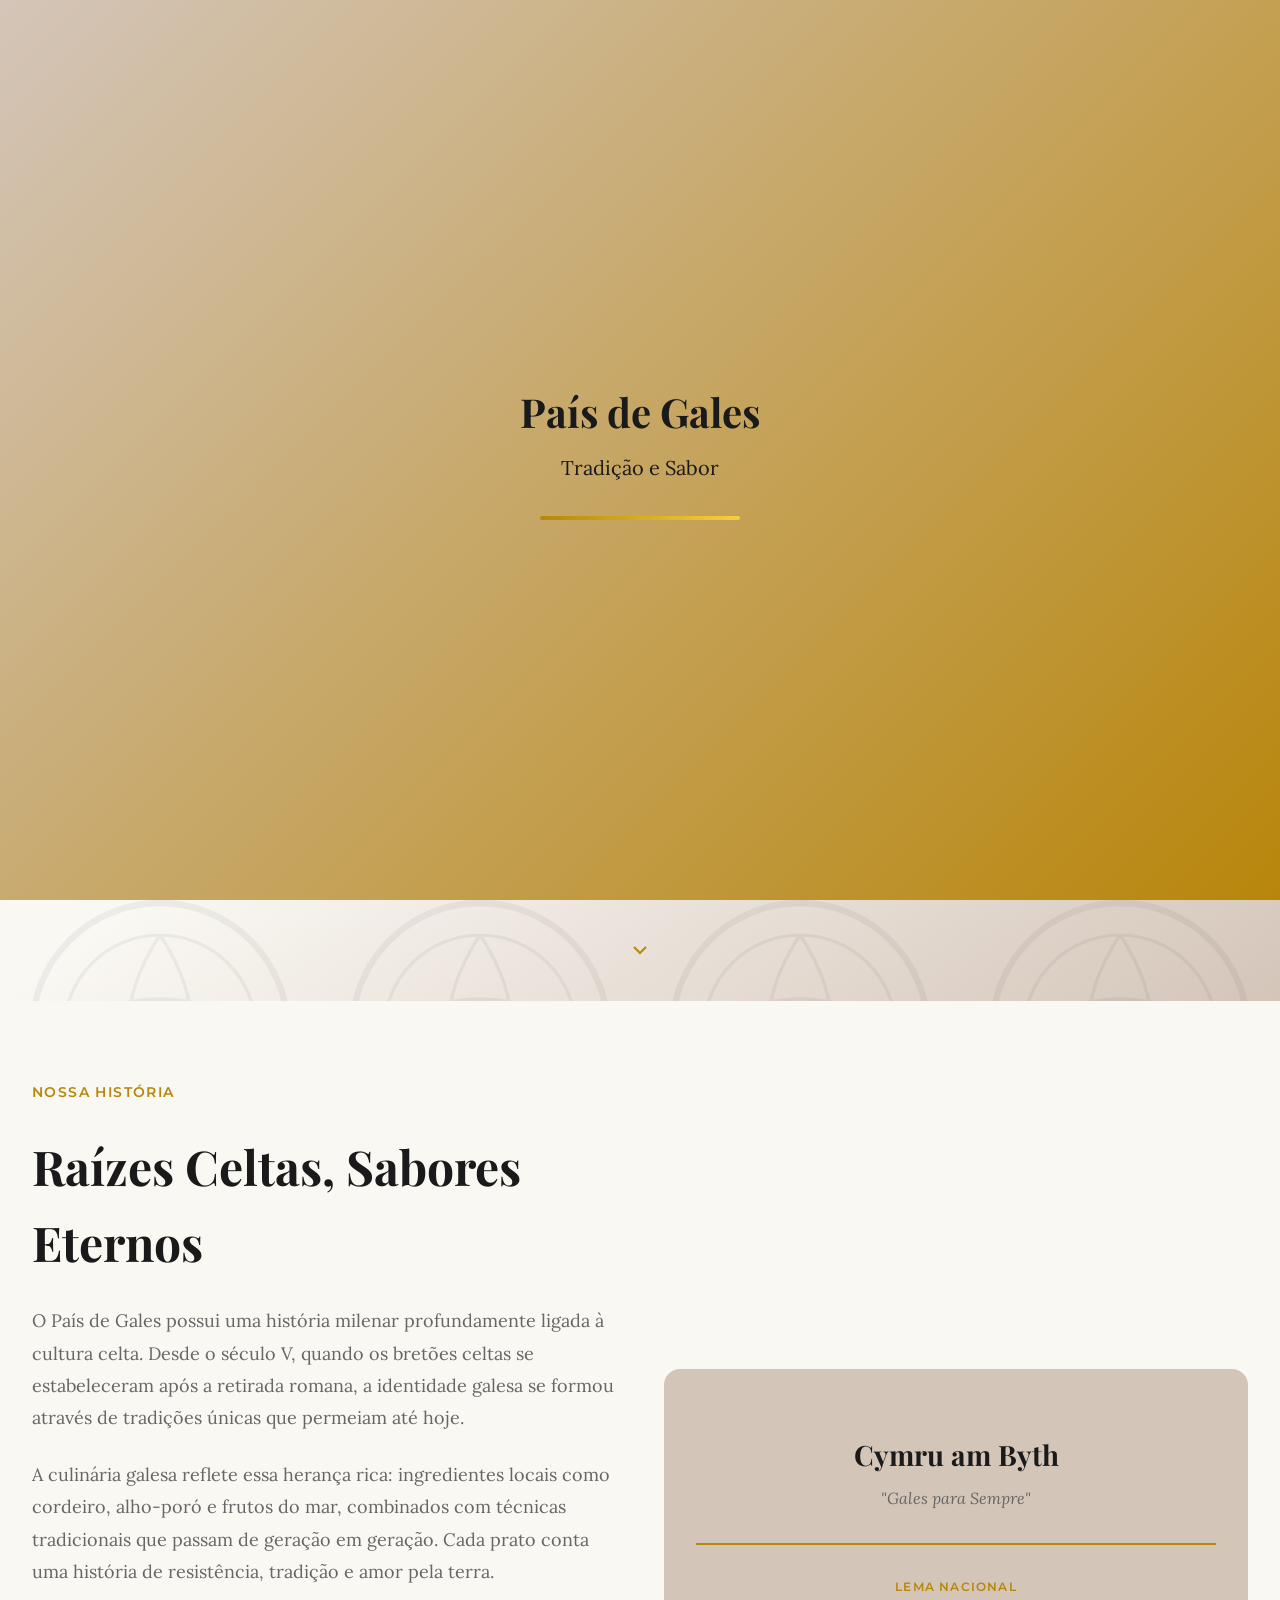
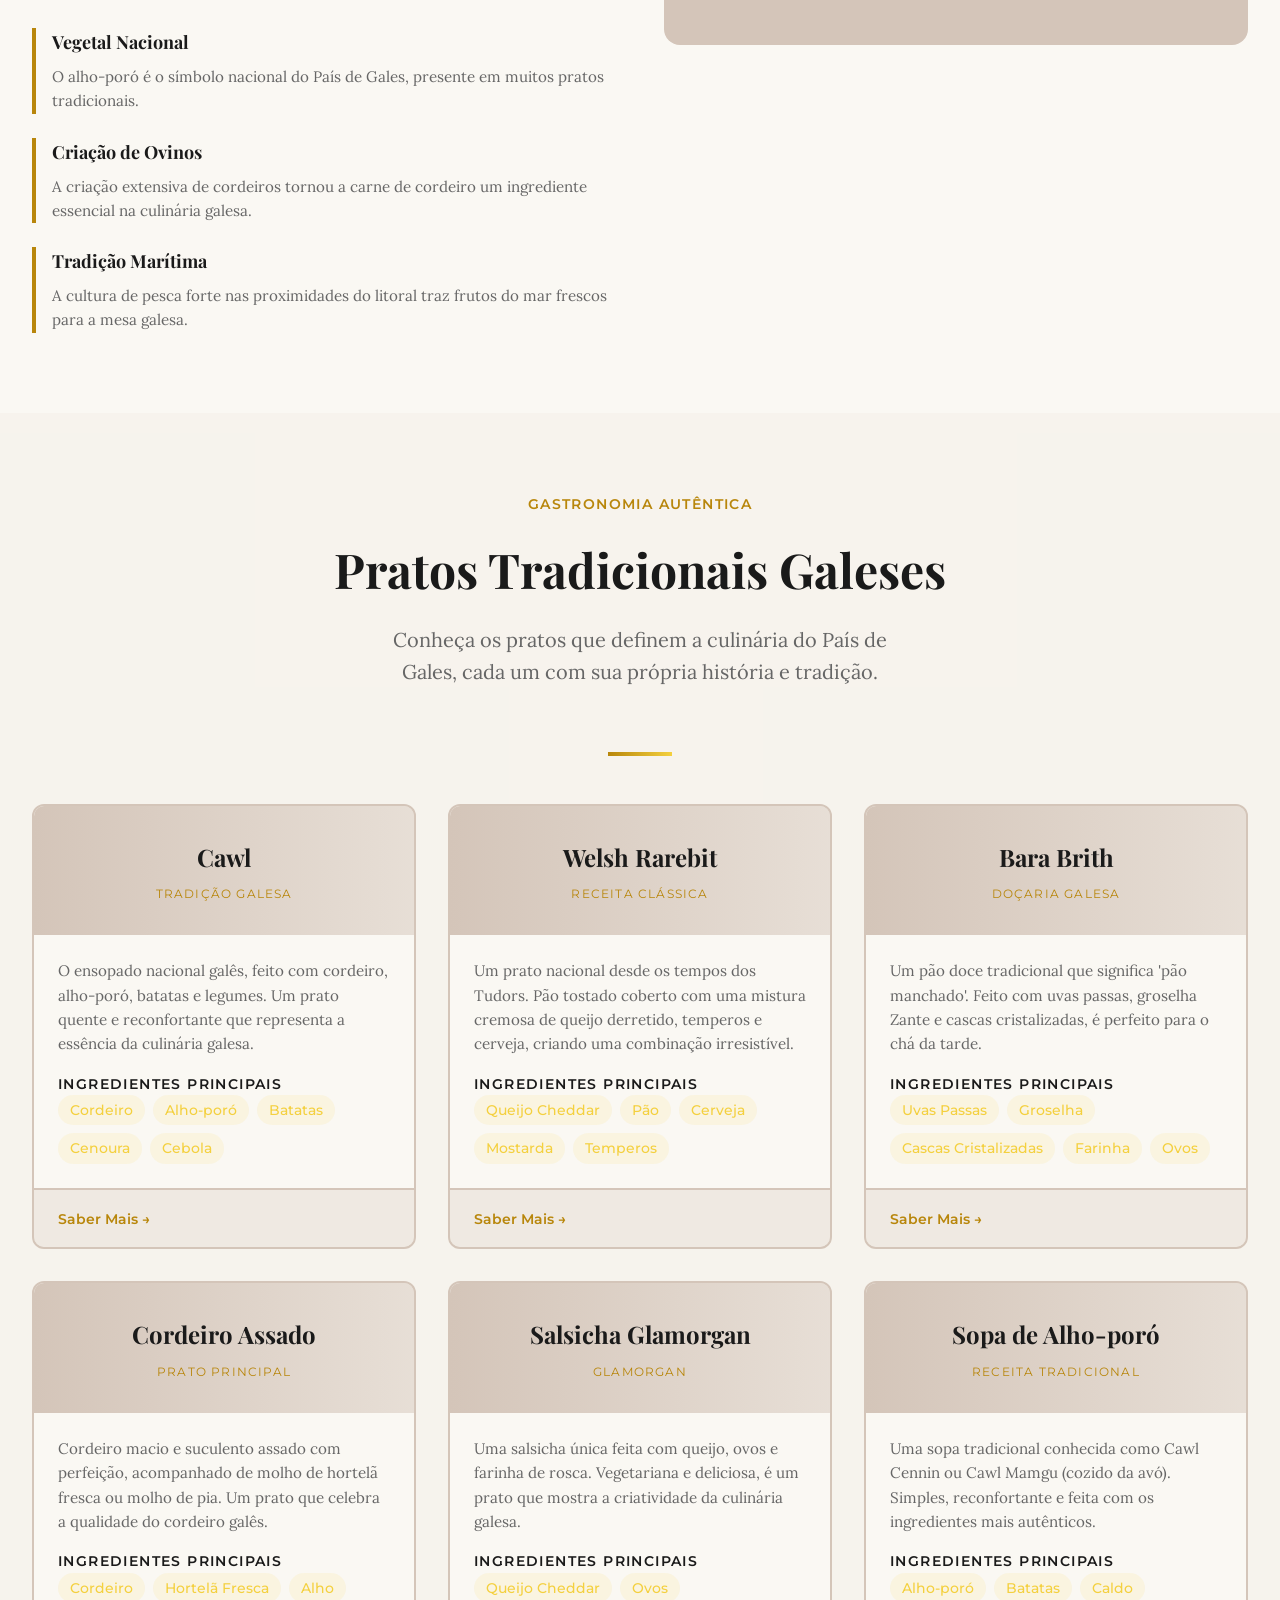
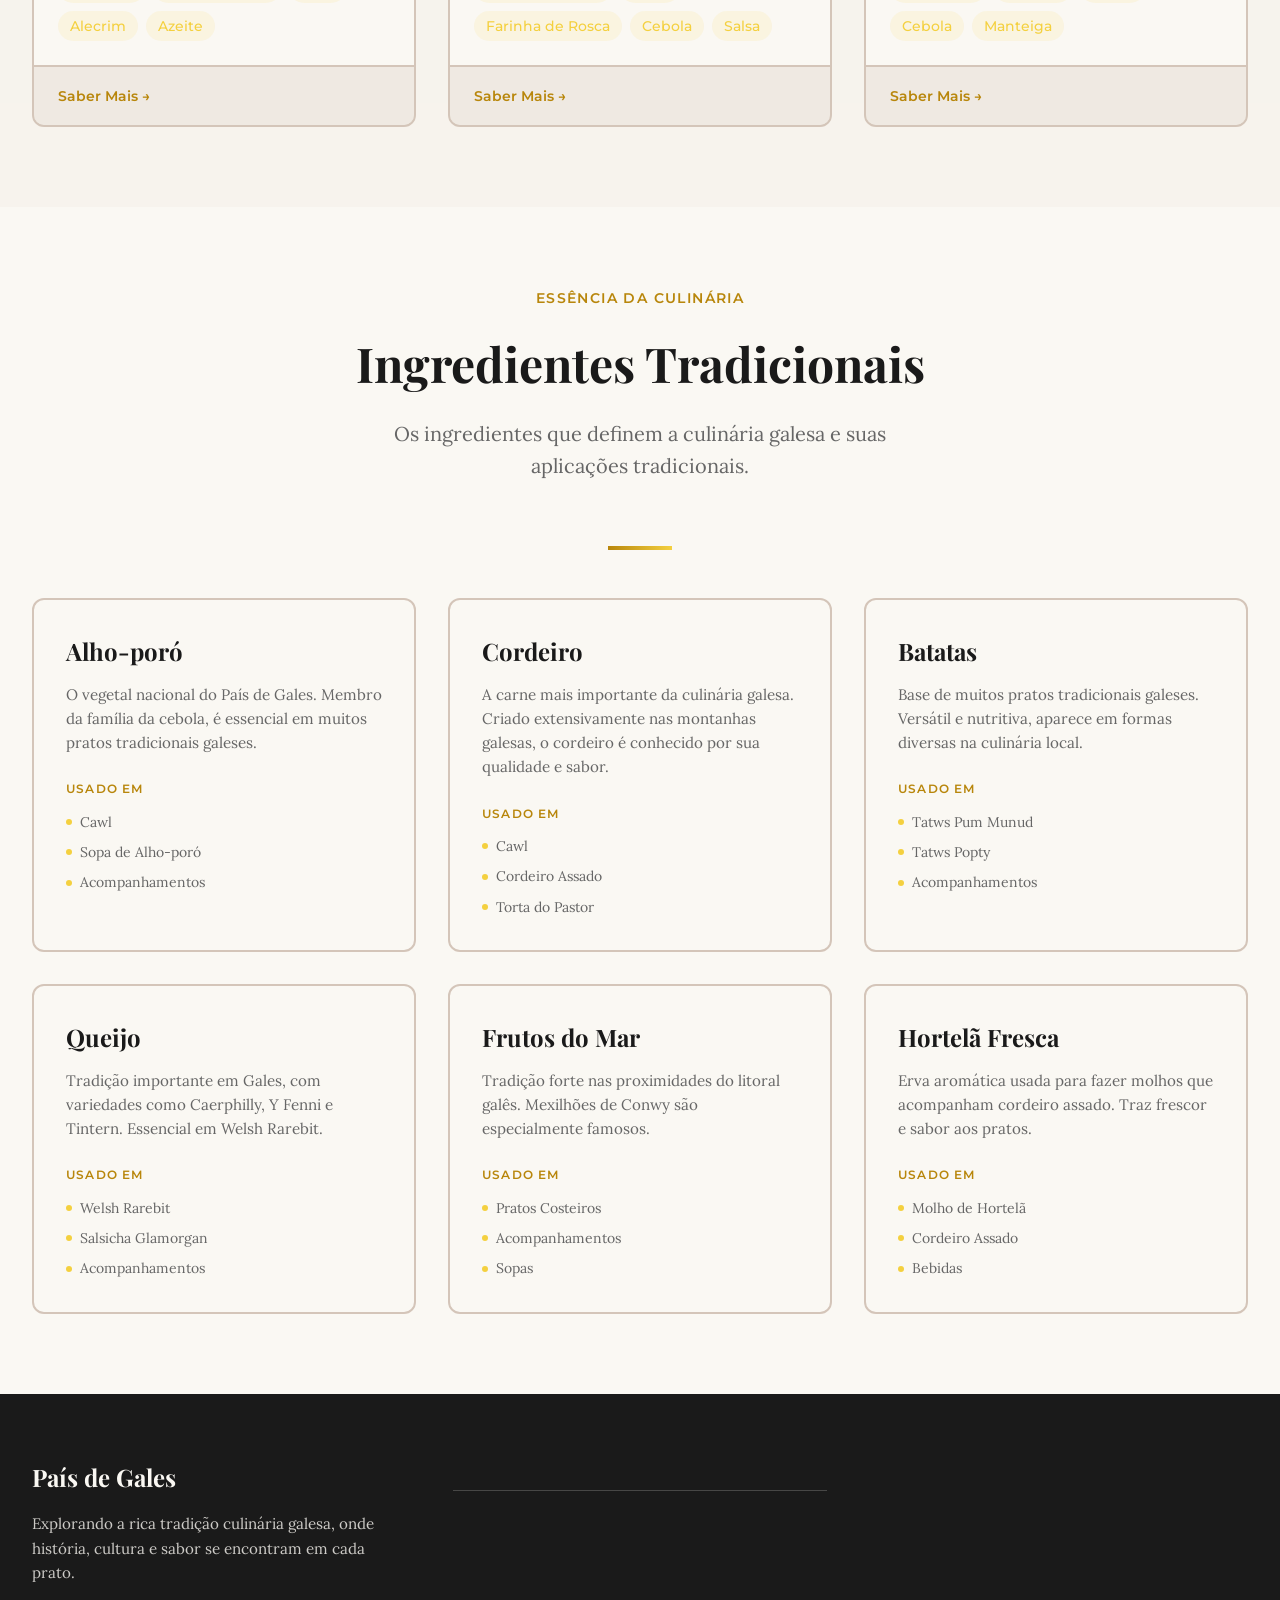
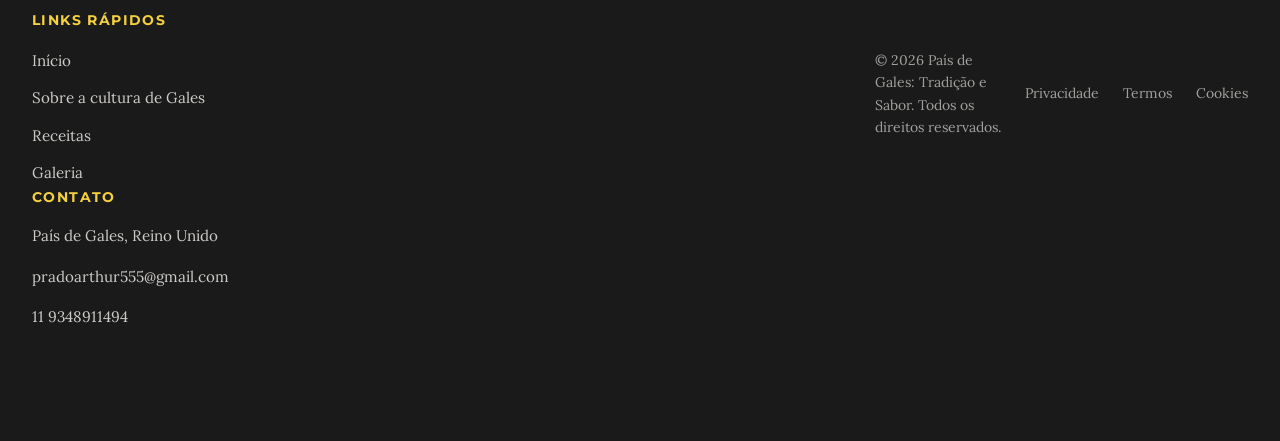
<file: trabalho/index.html>
<!DOCTYPE html>
<html lang="pt-BR">
<head>
    <meta charset="UTF-8">
    <meta name="viewport" content="width=device-width, initial-scale=1.0">
    <meta name="description" content="Descubra a rica culinária tradicional do País de Gales, com pratos autênticos como Cawl, Welsh Rarebit e Bara Brith.">
    <meta name="keywords" content="País de Gales, culinária galesa, comida tradicional, receitas, cultura">
    <title>País de Gales: Tradição e Sabor</title>
    <link rel="preconnect" href="https://fonts.googleapis.com">
    <link rel="preconnect" href="https://fonts.gstatic.com" crossorigin>
    <link href="https://fonts.googleapis.com/css2?family=Playfair+Display:wght@700;900&family=Lora:wght@400;500;600&family=Montserrat:wght@500;600;700&display=swap" rel="stylesheet">
    <link rel="stylesheet" href="styles.css">
</head>
<body>

    <header class="header">
        <div class="container header-content">
            <a href="index.html" class="logo">
                <span class="logo-emoji"></span>
                <div class="logo-text">
                    <h1 class="logo-title" data-i18n="nav.title">País de Gales</h1>
                    <p class="logo-subtitle" data-i18n="nav.subtitle">Tradição e Sabor</p>
                </div>
            </a>

            <button class="menu-toggle" id="menuToggle">
                <span></span>
                <span></span>
                <span></span>
            </button>

            <nav class="nav" id="nav">
                <a href="index.html" class="nav-link" data-i18n="nav.home">Início</a>
                <a href="sobre.html" class="nav-link" data-i18n="nav.about">Sobre</a>
                <a href="receitas.html" class="nav-link" data-i18n="nav.recipes">Receitas</a>
                <a href="galeria.html" class="nav-link" data-i18n="nav.gallery">Galeria</a>
                <a href="contato.html" class="nav-link" data-i18n="nav.contact">Contato</a>
            </nav>

            <button class="language-toggle" id="languageToggle">
                <span id="langText">EN</span>
            </button>
        </div>
    </header>

    <!-- Main Content -->
    <main>
        <!-- Hero Section -->
        <section class="hero">
            <svg class="celtic-pattern" viewBox="0 0 400 400" preserveAspectRatio="xMidYMid slice">
                <defs>
                    <pattern id="celtic" x="0" y="0" width="100" height="100" patternUnits="userSpaceOnUse">
                        <circle cx="50" cy="50" r="40" fill="none" stroke="currentColor" stroke-width="2" />
                        <circle cx="50" cy="50" r="30" fill="none" stroke="currentColor" stroke-width="1" />
                        <path d="M 50 20 Q 70 50 50 80 Q 30 50 50 20" fill="none" stroke="currentColor" stroke-width="1" />
                        <path d="M 20 50 Q 50 70 80 50 Q 50 30 20 50" fill="none" stroke="currentColor" stroke-width="1" />
                    </pattern>
                </defs>
                <rect width="400" height="400" fill="url(#celtic)" />
            </svg>

            <div class="hero-content">
                <span class="hero-subtitle" data-i18n="hero.subtitle">BEM-VINDO À TRADIÇÃO</span>
                <h2 class="hero-title"><span data-i18n="hero.title">País de Gales</span><br><span class="text-primary" data-i18n="hero.subtitle2">Tradição e Sabor</span></h2>
                <p class="hero-description" data-i18n="hero.description">Explore a rica herança culinária galesa, onde tradições celtas encontram ingredientes autênticos em pratos que contam histórias de séculos.</p>
                <button class="cta-button" id="ctaButton" data-i18n="hero.cta">Descubra os Pratos</button>
            </div>

            <div class="scroll-indicator">
                <svg width="24" height="24" viewBox="0 0 24 24" fill="none" stroke="currentColor" stroke-width="2">
                    <polyline points="6 9 12 15 18 9"></polyline>
                </svg>
            </div>
        </section>

        <!-- History Section -->
        <section id="historia" class="history">
            <div class="container">
                <div class="history-grid">
                    <div class="history-content">
                        <span class="section-label" data-i18n="history.label">NOSSA HISTÓRIA</span>
                        <h2 class="section-title" data-i18n="history.title">Raízes Celtas, Sabores Eternos</h2>

                        <p class="history-text" data-i18n="history.text1">O País de Gales possui uma história milenar profundamente ligada à cultura celta. Desde o século V, quando os bretões celtas se estabeleceram após a retirada romana, a identidade galesa se formou através de tradições únicas que permeiam até hoje.</p>

                        <p class="history-text" data-i18n="history.text2">A culinária galesa reflete essa herança rica: ingredientes locais como cordeiro, alho-poró e frutos do mar, combinados com técnicas tradicionais que passam de geração em geração. Cada prato conta uma história de resistência, tradição e amor pela terra.</p>

                        <div class="history-highlights">
                            <div class="highlight">
                                <div class="highlight-line"></div>
                                <div>
                                    <h3 class="highlight-title" data-i18n="history.highlight1">Vegetal Nacional</h3>
                                    <p class="highlight-text" data-i18n="history.highlight1_text">O alho-poró é o símbolo nacional do País de Gales, presente em muitos pratos tradicionais.</p>
                                </div>
                            </div>

                            <div class="highlight">
                                <div class="highlight-line"></div>
                                <div>
                                    <h3 class="highlight-title" data-i18n="history.highlight2">Criação de Ovinos</h3>
                                    <p class="highlight-text" data-i18n="history.highlight2_text">A criação extensiva de cordeiros tornou a carne de cordeiro um ingrediente essencial na culinária galesa.</p>
                                </div>
                            </div>

                            <div class="highlight">
                                <div class="highlight-line"></div>
                                <div>
                                    <h3 class="highlight-title" data-i18n="history.highlight3">Tradição Marítima</h3>
                                    <p class="highlight-text" data-i18n="history.highlight3_text">A cultura de pesca forte nas proximidades do litoral traz frutos do mar frescos para a mesa galesa.</p>
                                </div>
                            </div>
                        </div>
                    </div>

                    <div class="history-box">
                        <div class="history-emoji"></div>
                        <h3 class="history-motto">Cymru am Byth</h3>
                        <p class="history-motto-translation" data-i18n="history.motto">"Gales para Sempre"</p>
                        <div class="history-divider"></div>
                        <p class="history-label" data-i18n="history.national_motto">LEMA NACIONAL</p>
                    </div>
                </div>
            </div>
        </section>

        <!-- Dishes Section -->
        <section id="pratos" class="dishes">
            <div class="container">
                <div class="section-header">
                    <span class="section-label" data-i18n="dishes.label">GASTRONOMIA AUTÊNTICA</span>
                    <h2 class="section-title" data-i18n="dishes.title">Pratos Tradicionais Galeses</h2>
                    <p class="section-description" data-i18n="dishes.description">Conheça os pratos que definem a culinária do País de Gales, cada um com sua própria história e tradição.</p>
                </div>

                <div class="decorative-line"></div>

                <div class="dishes-grid" id="dishesGrid">
                    <!-- Dishes will be inserted here by JavaScript -->
                </div>
            </div>
        </section>

        <!-- Ingredients Section -->
        <section id="ingredientes" class="ingredients">
            <div class="container">
                <div class="section-header">
                    <span class="section-label" data-i18n="ingredients.label">ESSÊNCIA DA CULINÁRIA</span>
                    <h2 class="section-title" data-i18n="ingredients.title">Ingredientes Tradicionais</h2>
                    <p class="section-description" data-i18n="ingredients.description">Os ingredientes que definem a culinária galesa e suas aplicações tradicionais.</p>
                </div>

                <div class="decorative-line"></div>

                <div class="ingredients-grid" id="ingredientsGrid">
                    <!-- Ingredients will be inserted here by JavaScript -->
                </div>
            </div>
        </section>
    </main>

    <!-- Footer -->
    <footer class="footer" id="contato">
        <div class="container">
            <div class="footer-grid">
                <div class="footer-section">
                    <h3 class="footer-title" data-i18n="footer.title">País de Gales</h3>
                    <p class="footer-text" data-i18n="footer.text">Explorando a rica tradição culinária galesa, onde história, cultura e sabor se encontram em cada prato.</p>

                <div class="footer-section">
                    <h4 class="footer-subtitle" data-i18n="footer.quick_links">LINKS RÁPIDOS</h4>
                    <ul class="footer-links">
                        <li><a href="index.html" data-i18n="nav.home">Início</a></li>
                        <li><a href="sobre.html" data-i18n="nav.about">Sobre</a></li>
                        <li><a href="receitas.html" data-i18n="nav.recipes">Receitas</a></li>
                        <li><a href="galeria.html" data-i18n="nav.gallery">Galeria</a></li>
                    </ul>
                </div>

                <div class="footer-section">
                    <h4 class="footer-subtitle" data-i18n="footer.contact">CONTATO</h4>
                    <div class="contact-info">
                        <div class="contact-item">
                            
                            <span data-i18n="footer.location">País de Gales, Reino Unido</span>
                        </div>
                        <div class="contact-item">
                            
                            <a href="mailto:pradoarthur555@gmail.com">pradoarthur555@gmail.com</a>
                        </div>
                        <div class="contact-item">
                            
                            <span>11 9348911494</span>
                        </div>
                    </div>
                </div>
            </div>

            <div class="footer-divider"></div>

            <div class="footer-bottom">
                <p data-i18n="footer.copyright">&copy; 2026 País de Gales: Tradição e Sabor. Todos os direitos reservados.</p>
                <div class="footer-bottom-links">
                    <a href="#" data-i18n="footer.privacy">Privacidade</a>
                    <a href="#" data-i18n="footer.terms">Termos</a>
                    <a href="#" data-i18n="footer.cookies">Cookies</a>
                </div>
            </div>
        </div>
    </footer>

    <script src="i18n.js"></script>
    <script src="animations.js"></script>
    <script src="script.js"></script>
</body>
</html>
</file>
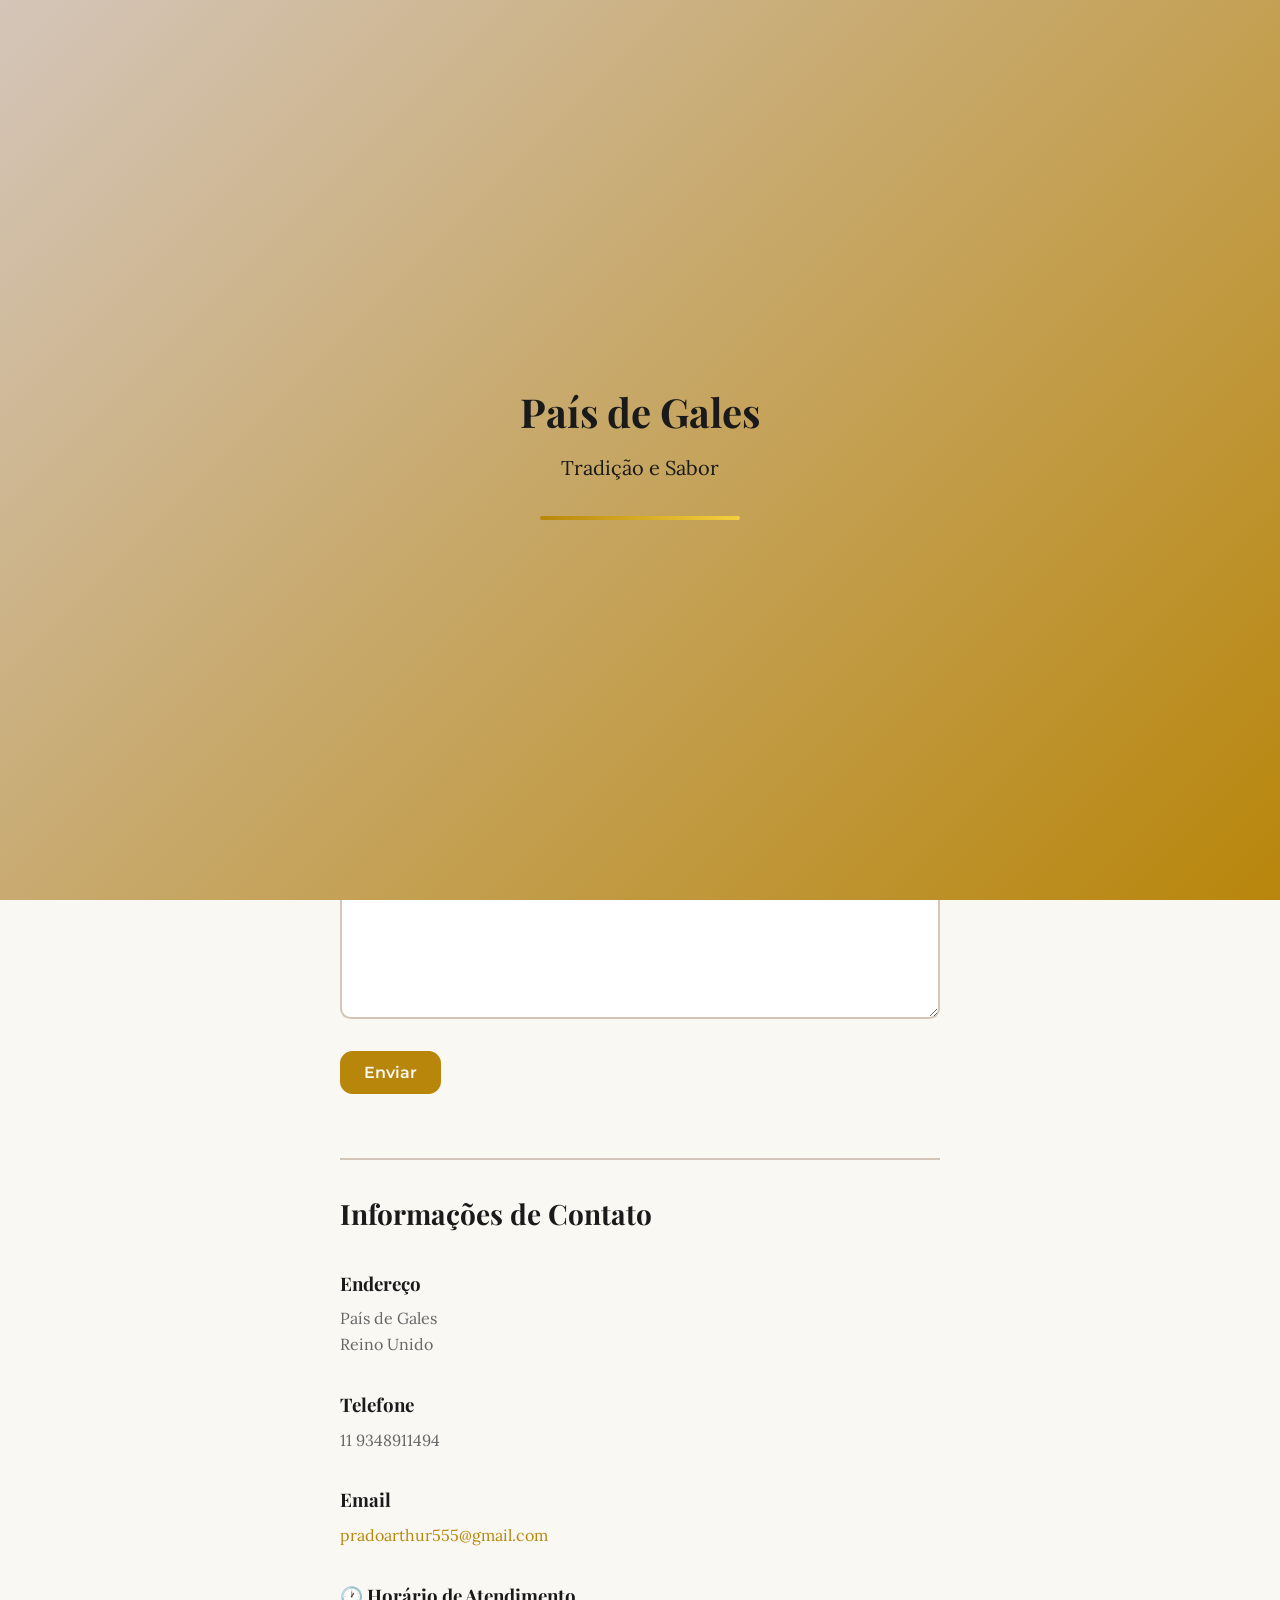
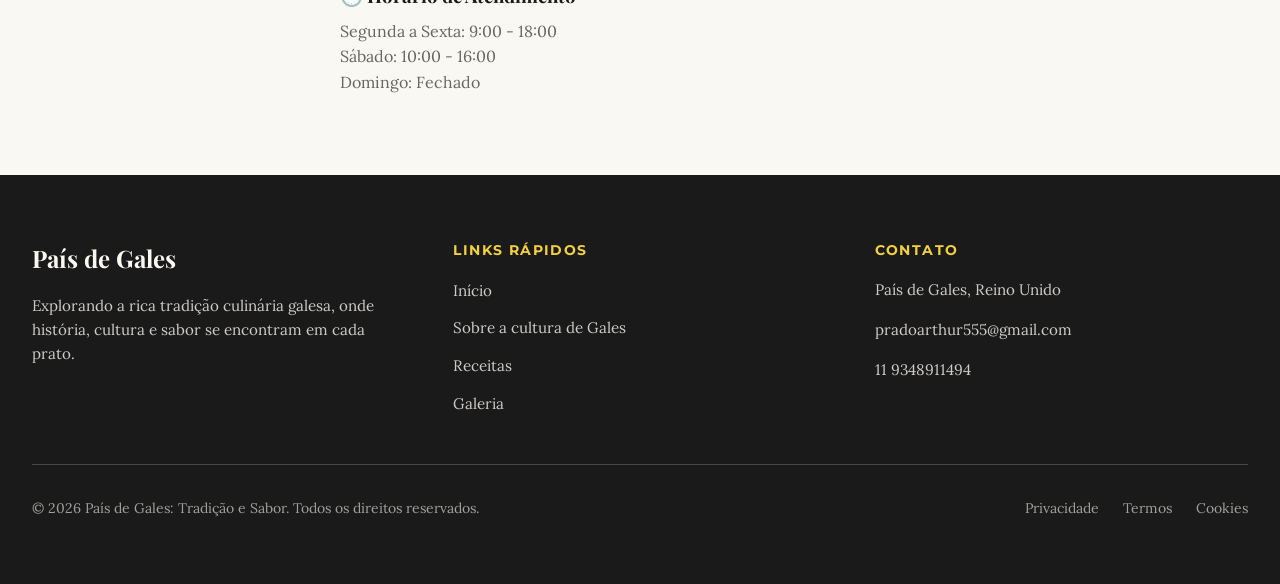
<file: trabalho/contato.html>
<!DOCTYPE html>
<html lang="pt-BR">
<head>
    <meta charset="UTF-8">
    <meta name="viewport" content="width=device-width, initial-scale=1.0">
    <meta name="description" content="Entre em contato conosco.">
    <title>Contato - País de Gales: Tradição e Sabor</title>
    <link rel="preconnect" href="https://fonts.googleapis.com">
    <link rel="preconnect" href="https://fonts.gstatic.com" crossorigin>
    <link href="https://fonts.googleapis.com/css2?family=Playfair+Display:wght@700;900&family=Lora:wght@400;500;600&family=Montserrat:wght@500;600;700&display=swap" rel="stylesheet">
    <link rel="stylesheet" href="styles.css">
</head>
<body>
    <!-- Header -->
    <header class="header">
        <div class="container header-content">
            <a href="index.html" class="logo">
                <span class="logo-emoji"></span>
                <div class="logo-text">
                    <h1 class="logo-title" data-i18n="nav.title">País de Gales</h1>
                    <p class="logo-subtitle" data-i18n="nav.subtitle">Tradição e Sabor</p>
                </div>
            </a>

            <button class="menu-toggle" id="menuToggle">
                <span></span>
                <span></span>
                <span></span>
            </button>

            <nav class="nav" id="nav">
                <a href="index.html" class="nav-link" data-i18n="nav.home">Início</a>
                <a href="sobre.html" class="nav-link" data-i18n="nav.about">Sobre</a>
                <a href="receitas.html" class="nav-link" data-i18n="nav.recipes">Receitas</a>
                <a href="galeria.html" class="nav-link" data-i18n="nav.gallery">Galeria</a>
                <a href="contato.html" class="nav-link" data-i18n="nav.contact">Contato</a>
            </nav>

            <button class="language-toggle" id="languageToggle">
                <span id="langText">EN</span>
            </button>
        </div>
    </header>

    <!-- Main Content -->
    <main>
        <!-- Page Header -->
        <section class="page-header">
            <div class="container">
                <h1 class="page-title" data-i18n="pages.contact.title">Entre em Contato</h1>
                <p class="page-subtitle" data-i18n="pages.contact.subtitle">Fale Conosco</p>
            </div>
        </section>

        <!-- Page Content -->
        <section class="page-content">
            <div class="container">
                <div style="max-width: 600px; margin: 0 auto;">
                    <!-- Contact Form -->
                    <form id="contactForm" class="contact-form">
                        <div class="form-group">
                            <label for="name" class="form-label" data-i18n="pages.contact.name">Nome</label>
                            <input type="text" id="name" name="name" class="form-input" required>
                        </div>

                        <div class="form-group">
                            <label for="email" class="form-label" data-i18n="pages.contact.email">Email</label>
                            <input type="email" id="email" name="email" class="form-input" required>
                        </div>

                        <div class="form-group">
                            <label for="phone" class="form-label" data-i18n="pages.contact.phone">Telefone</label>
                            <input type="tel" id="phone" name="phone" class="form-input">
                        </div>

                        <div class="form-group">
                            <label for="subject" class="form-label">Assunto</label>
                            <input type="text" id="subject" name="subject" class="form-input" required>
                        </div>

                        <div class="form-group">
                            <label for="message" class="form-label" data-i18n="pages.contact.message">Mensagem</label>
                            <textarea id="message" name="message" class="form-textarea" required></textarea>
                        </div>

                        <button type="submit" class="form-button" data-i18n="pages.contact.send">Enviar</button>
                    </form>

                    <!-- Contact Info -->
                    <div style="margin-top: 4rem; padding-top: 2rem; border-top: 2px solid var(--secondary);">
                        <h2 class="content-title">Informações de Contato</h2>
                        
                        <div style="display: grid; gap: 2rem; margin-top: 2rem;">
                            <div>
                                <h3 style="font-weight: 700; margin-bottom: 0.5rem;"> Endereço</h3>
                                <p style="color: var(--muted-foreground);">País de Gales<br>Reino Unido</p>
                            </div>

                            <div>
                                <h3 style="font-weight: 700; margin-bottom: 0.5rem;"> Telefone</h3>
                                <p style="color: var(--muted-foreground);">11 9348911494</p>
                            </div>

                            <div>
                                <h3 style="font-weight: 700; margin-bottom: 0.5rem;"> Email</h3>
                                <p style="color: var(--muted-foreground);"><a href="mailto:pradoarthur555@gmail.com" style="color: var(--primary); text-decoration: none;">pradoarthur555@gmail.com</a></p>
                            </div>

                            <div>
                                <h3 style="font-weight: 700; margin-bottom: 0.5rem;">🕐 Horário de Atendimento</h3>
                                <p style="color: var(--muted-foreground);">Segunda a Sexta: 9:00 - 18:00<br>Sábado: 10:00 - 16:00<br>Domingo: Fechado</p>
                            </div>
                        </div>
                    </div>
                </div>
            </div>
        </section>
    </main>

    <!-- Footer -->
    <footer class="footer">
        <div class="container">
            <div class="footer-grid">
                <div class="footer-section">
                    <h3 class="footer-title" data-i18n="footer.title">País de Gales</h3>
                    <p class="footer-text" data-i18n="footer.text">Explorando a rica tradição culinária galesa, onde história, cultura e sabor se encontram em cada prato.</p>
                </div>

                <div class="footer-section">
                    <h4 class="footer-subtitle" data-i18n="footer.quick_links">LINKS RÁPIDOS</h4>
                    <ul class="footer-links">
                        <li><a href="index.html" data-i18n="nav.home">Início</a></li>
                        <li><a href="sobre.html" data-i18n="nav.about">Sobre</a></li>
                        <li><a href="receitas.html" data-i18n="nav.recipes">Receitas</a></li>
                        <li><a href="galeria.html" data-i18n="nav.gallery">Galeria</a></li>
                    </ul>
                </div>

                <div class="footer-section">
                    <h4 class="footer-subtitle" data-i18n="footer.contact">CONTATO</h4>
                    <div class="contact-info">
                        <div class="contact-item">
                            
                            <span data-i18n="footer.location">País de Gales, Reino Unido</span>
                        </div>
                        <div class="contact-item">
                            
                            <a href="mailto:pradoarthur555@gmail.com">pradoarthur555@gmail.com</a>
                        </div>
                        <div class="contact-item">
                            
                            <span>11 9348911494</span>
                        </div>
                    </div>
                </div>
            </div>

            <div class="footer-divider"></div>

            <div class="footer-bottom">
                <p data-i18n="footer.copyright">&copy; 2026 País de Gales: Tradição e Sabor. Todos os direitos reservados.</p>
                <div class="footer-bottom-links">
                    <a href="#" data-i18n="footer.privacy">Privacidade</a>
                    <a href="#" data-i18n="footer.terms">Termos</a>
                    <a href="#" data-i18n="footer.cookies">Cookies</a>
                </div>
            </div>
        </div>
    </footer>

    <script src="i18n.js"></script>
    <script src="animations.js"></script>
    <script src="contact.js"></script>
    <script src="script.js"></script>
</body>
</html>
</file>
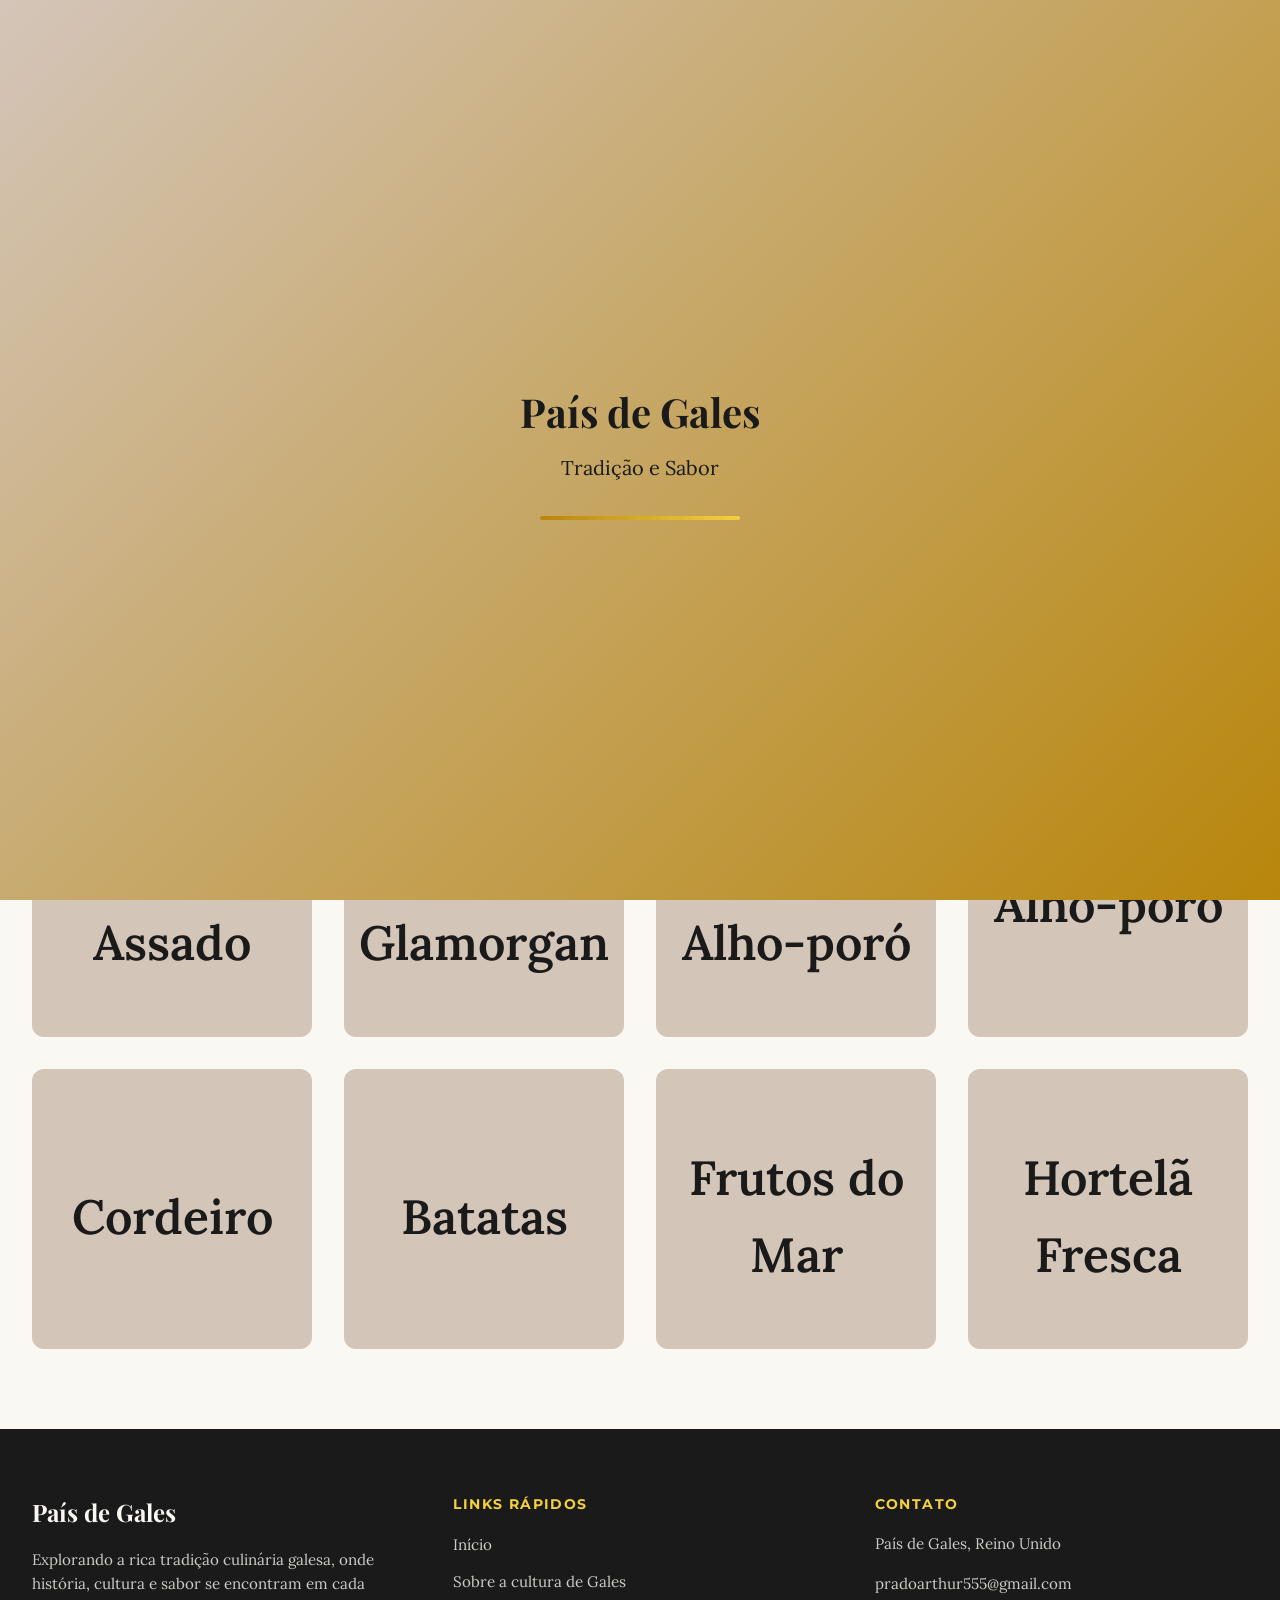
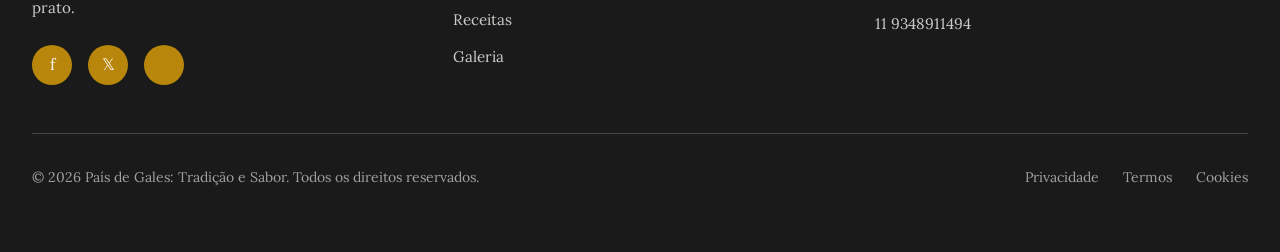
<file: trabalho/galeria.html>
<!DOCTYPE html>
<html lang="pt-BR">
<head>
    <meta charset="UTF-8">
    <meta name="viewport" content="width=device-width, initial-scale=1.0">
    <meta name="description" content="Galeria de imagens do País de Gales e sua culinária.">
    <title>Galeria - País de Gales: Tradição e Sabor</title>
    <link rel="preconnect" href="https://fonts.googleapis.com">
    <link rel="preconnect" href="https://fonts.gstatic.com" crossorigin>
    <link href="https://fonts.googleapis.com/css2?family=Playfair+Display:wght@700;900&family=Lora:wght@400;500;600&family=Montserrat:wght@500;600;700&display=swap" rel="stylesheet">
    <link rel="stylesheet" href="styles.css">
</head>
<body>
    <!-- Header -->
    <header class="header">
        <div class="container header-content">
            <a href="index.html" class="logo">
                <span class="logo-emoji"></span>
                <div class="logo-text">
                    <h1 class="logo-title" data-i18n="nav.title">País de Gales</h1>
                    <p class="logo-subtitle" data-i18n="nav.subtitle">Tradição e Sabor</p>
                </div>
            </a>

            <button class="menu-toggle" id="menuToggle">
                <span></span>
                <span></span>
                <span></span>
            </button>

            <nav class="nav" id="nav">
                <a href="index.html" class="nav-link" data-i18n="nav.home">Início</a>
                <a href="sobre.html" class="nav-link" data-i18n="nav.about">Sobre</a>
                <a href="receitas.html" class="nav-link" data-i18n="nav.recipes">Receitas</a>
                <a href="galeria.html" class="nav-link" data-i18n="nav.gallery">Galeria</a>
                <a href="contato.html" class="nav-link" data-i18n="nav.contact">Contato</a>
            </nav>

            <button class="language-toggle" id="languageToggle">
                <span id="langText">EN</span>
            </button>
        </div>
    </header>

    <!-- Main Content -->
    <main>
        <!-- Page Header -->
        <section class="page-header">
            <div class="container">
                <h1 class="page-title" data-i18n="pages.gallery.title">Galeria de Imagens</h1>
                <p class="page-subtitle" data-i18n="pages.gallery.subtitle">Beleza e Sabor do País de Gales</p>
            </div>
        </section>

        <!-- Page Content -->
        <section class="page-content">
            <div class="container">
                <!-- Gallery Grid -->
                <div class="gallery-grid" id="galleryGrid">
                    <!-- Gallery items will be inserted here by JavaScript -->
                </div>
            </div>
        </section>
    </main>

    <!-- Footer -->
    <footer class="footer">
        <div class="container">
            <div class="footer-grid">
                <div class="footer-section">
                    <h3 class="footer-title" data-i18n="footer.title">País de Gales</h3>
                    <p class="footer-text" data-i18n="footer.text">Explorando a rica tradição culinária galesa, onde história, cultura e sabor se encontram em cada prato.</p>
                    <div class="social-links">
                        <a href="#" class="social-link">f</a>
                        <a href="#" class="social-link">𝕏</a>
                        <a href="#" class="social-link"></a>
                    </div>
                </div>

                <div class="footer-section">
                    <h4 class="footer-subtitle" data-i18n="footer.quick_links">LINKS RÁPIDOS</h4>
                    <ul class="footer-links">
                        <li><a href="index.html" data-i18n="nav.home">Início</a></li>
                        <li><a href="sobre.html" data-i18n="nav.about">Sobre</a></li>
                        <li><a href="receitas.html" data-i18n="nav.recipes">Receitas</a></li>
                        <li><a href="galeria.html" data-i18n="nav.gallery">Galeria</a></li>
                    </ul>
                </div>

                <div class="footer-section">
                    <h4 class="footer-subtitle" data-i18n="footer.contact">CONTATO</h4>
                    <div class="contact-info">
                        <div class="contact-item">
                            
                            <span data-i18n="footer.location">País de Gales, Reino Unido</span>
                        </div>
                        <div class="contact-item">
                            
                            <a href="mailto:pradoarthur555@gmail.com">pradoarthur555@gmail.com</a>
                        </div>
                        <div class="contact-item">
                            
                            <span>11 9348911494</span>
                        </div>
                    </div>
                </div>
            </div>

            <div class="footer-divider"></div>

            <div class="footer-bottom">
                <p data-i18n="footer.copyright">&copy; 2026 País de Gales: Tradição e Sabor. Todos os direitos reservados.</p>
                <div class="footer-bottom-links">
                    <a href="#" data-i18n="footer.privacy">Privacidade</a>
                    <a href="#" data-i18n="footer.terms">Termos</a>
                    <a href="#" data-i18n="footer.cookies">Cookies</a>
                </div>
            </div>
        </div>
    </footer>

    <script src="i18n.js"></script>
    <script src="animations.js"></script>
    <script src="gallery.js"></script>
    <script src="script.js"></script>
</body>
</html>
</file>
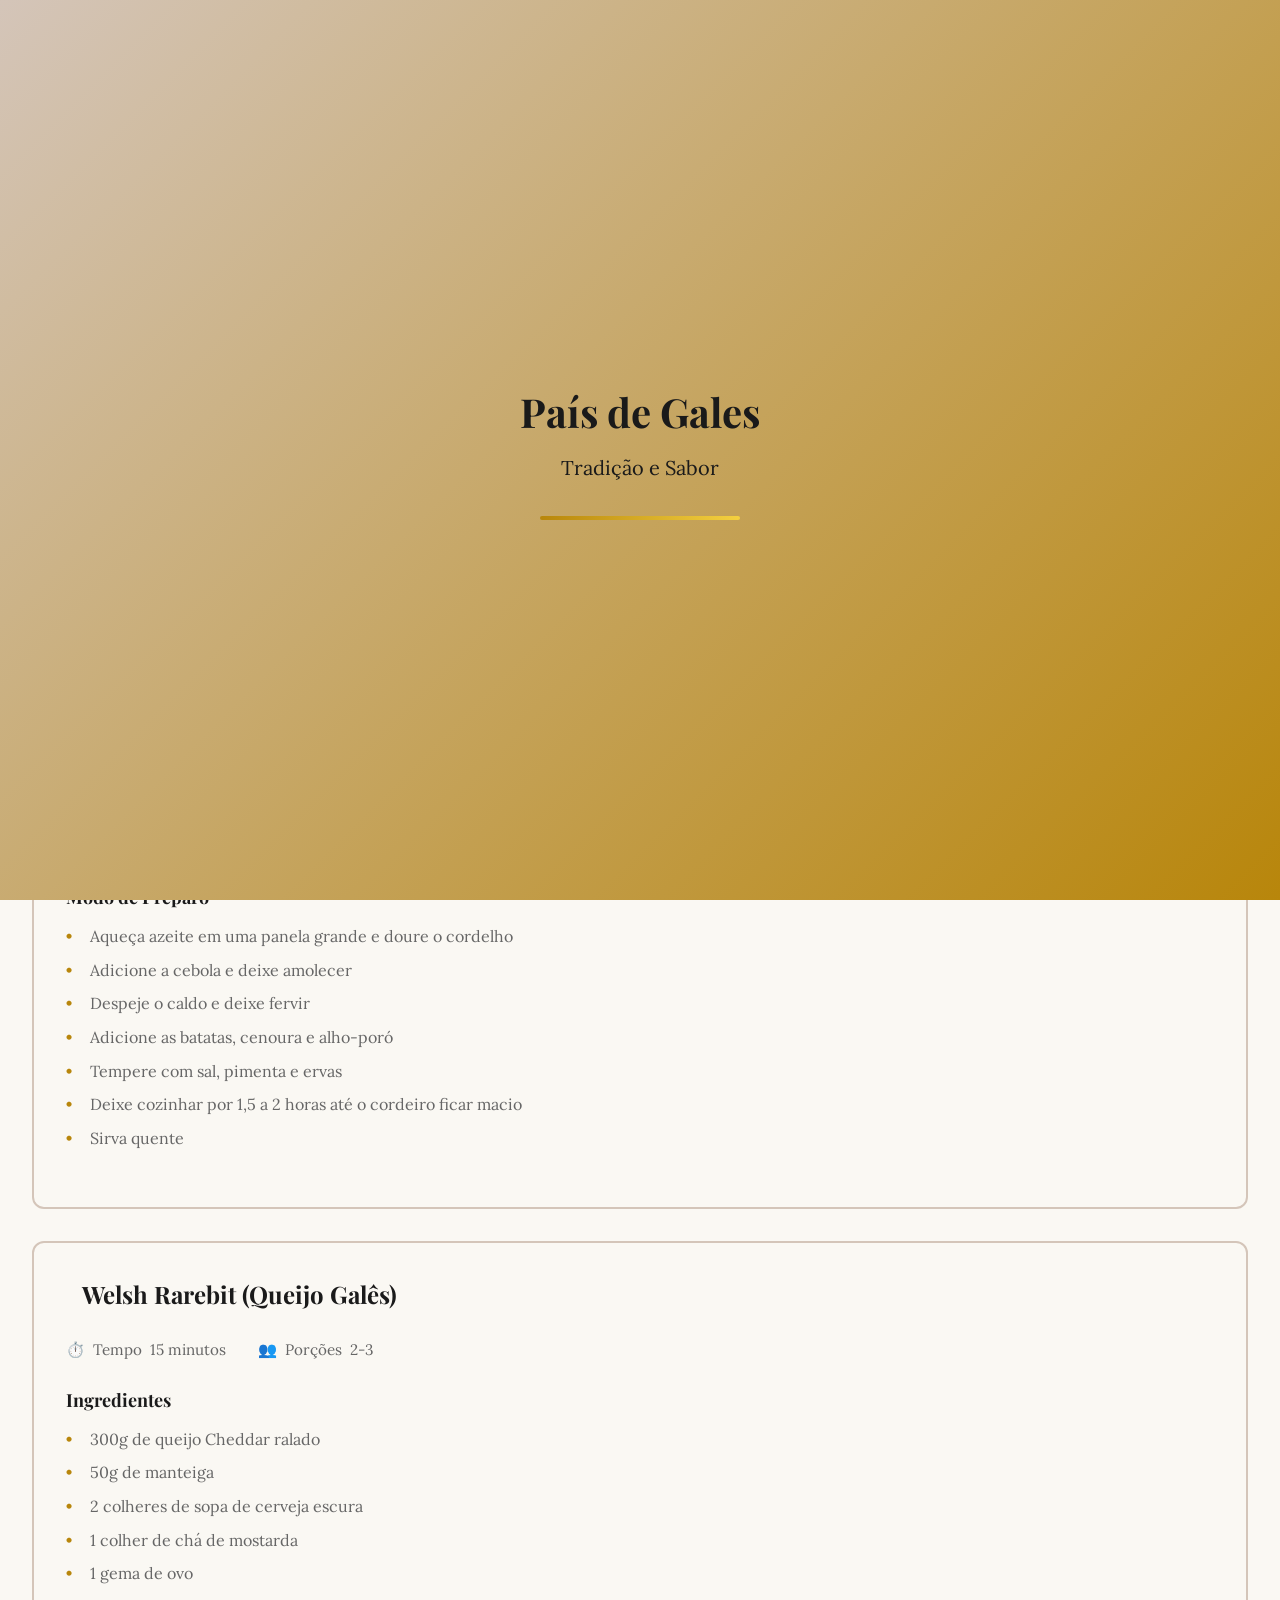
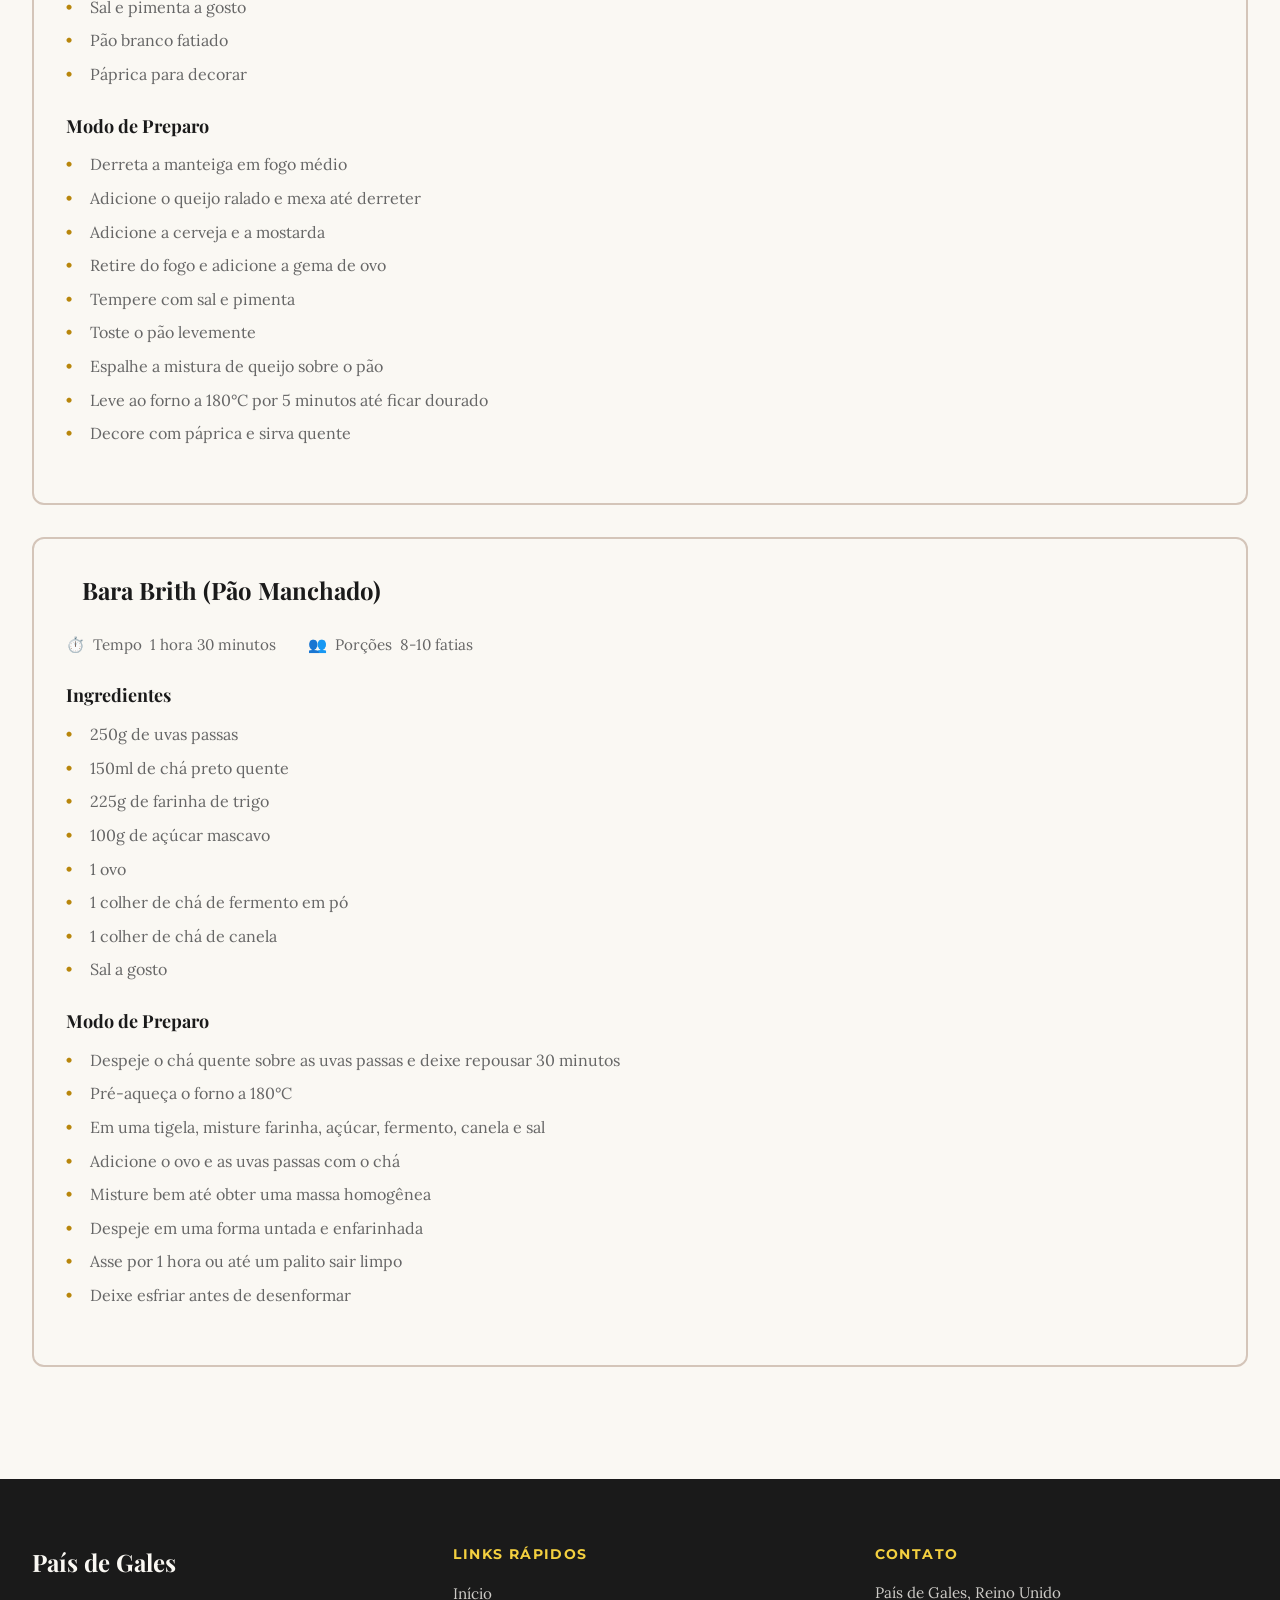
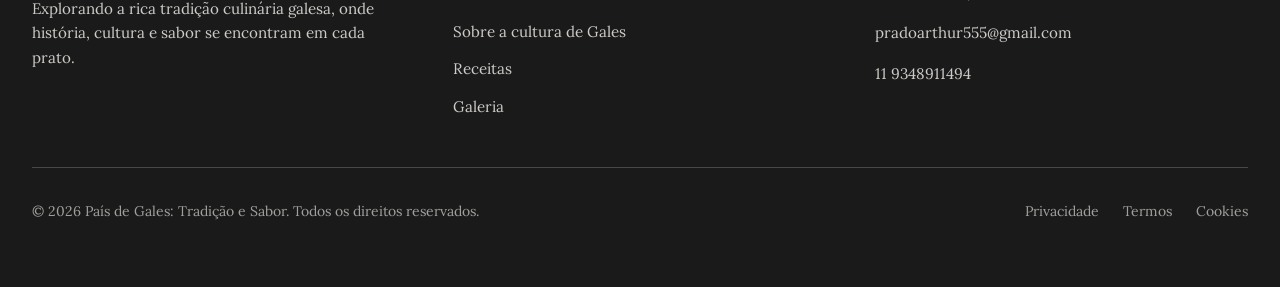
<file: trabalho/receitas.html>
<!DOCTYPE html>
<html lang="pt-BR">
<head>
    <meta charset="UTF-8">
    <meta name="viewport" content="width=device-width, initial-scale=1.0">
    <meta name="description" content="Receitas tradicionais galesas para você preparar em casa.">
    <title>Receitas - País de Gales: Tradição e Sabor</title>
    <link rel="preconnect" href="https://fonts.googleapis.com">
    <link rel="preconnect" href="https://fonts.gstatic.com" crossorigin>
    <link href="https://fonts.googleapis.com/css2?family=Playfair+Display:wght@700;900&family=Lora:wght@400;500;600&family=Montserrat:wght@500;600;700&display=swap" rel="stylesheet">
    <link rel="stylesheet" href="styles.css">
</head>
<body>
    <!-- Header -->
    <header class="header">
        <div class="container header-content">
            <a href="index.html" class="logo">
                <span class="logo-emoji"></span>
                <div class="logo-text">
                    <h1 class="logo-title" data-i18n="nav.title">País de Gales</h1>
                    <p class="logo-subtitle" data-i18n="nav.subtitle">Tradição e Sabor</p>
                </div>
            </a>

            <button class="menu-toggle" id="menuToggle">
                <span></span>
                <span></span>
                <span></span>
            </button>

            <nav class="nav" id="nav">
                <a href="index.html" class="nav-link" data-i18n="nav.home">Início</a>
                <a href="sobre.html" class="nav-link" data-i18n="nav.about">Sobre</a>
                <a href="receitas.html" class="nav-link" data-i18n="nav.recipes">Receitas</a>
                <a href="galeria.html" class="nav-link" data-i18n="nav.gallery">Galeria</a>
                <a href="contato.html" class="nav-link" data-i18n="nav.contact">Contato</a>
            </nav>

            <button class="language-toggle" id="languageToggle">
                <span id="langText">EN</span>
            </button>
        </div>
    </header>

    <!-- Main Content -->
    <main>
        <!-- Page Header -->
        <section class="page-header">
            <div class="container">
                <h1 class="page-title" data-i18n="pages.recipes.title">Receitas Tradicionais</h1>
                <p class="page-subtitle" data-i18n="pages.recipes.subtitle">Aprenda a Preparar Pratos Galeses</p>
            </div>
        </section>

        <!-- Page Content -->
        <section class="page-content">
            <div class="container">
                <!-- Recipe 1: Cawl -->
                <div class="recipe-card">
                    <div class="recipe-header">
                        <div class="recipe-emoji"></div>
                        <div>
                            <h2 class="recipe-title">Cawl (Ensopado Galês)</h2>
                        </div>
                    </div>

                    <div class="recipe-meta">
                        <div class="recipe-meta-item">
                            <span>⏱️</span>
                            <span data-i18n="pages.recipes.time">Tempo:</span> 2 horas
                        </div>
                        <div class="recipe-meta-item">
                            <span>👥</span>
                            <span data-i18n="pages.recipes.servings">Porções:</span> 4-6
                        </div>
                    </div>

                    <div class="recipe-section">
                        <h3 class="recipe-section-title" data-i18n="pages.recipes.ingredients">Ingredientes</h3>
                        <ul class="recipe-list">
                            <li>800g de cordeiro em cubos</li>
                            <li>4 alhos-porós grandes, fatiados</li>
                            <li>4 batatas médias, em cubos</li>
                            <li>2 cenouras, em rodelas</li>
                            <li>1 cebola grande, picada</li>
                            <li>1 litro de caldo de carne</li>
                            <li>Sal e pimenta a gosto</li>
                            <li>Ervas frescas (tomilho, alecrim)</li>
                        </ul>
                    </div>

                    <div class="recipe-section">
                        <h3 class="recipe-section-title" data-i18n="pages.recipes.preparation">Modo de Preparo</h3>
                        <ol class="recipe-list">
                            <li>Aqueça azeite em uma panela grande e doure o cordelho</li>
                            <li>Adicione a cebola e deixe amolecer</li>
                            <li>Despeje o caldo e deixe fervir</li>
                            <li>Adicione as batatas, cenoura e alho-poró</li>
                            <li>Tempere com sal, pimenta e ervas</li>
                            <li>Deixe cozinhar por 1,5 a 2 horas até o cordeiro ficar macio</li>
                            <li>Sirva quente</li>
                        </ol>
                    </div>
                </div>

                <!-- Recipe 2: Welsh Rarebit -->
                <div class="recipe-card">
                    <div class="recipe-header">
                        <div class="recipe-emoji"></div>
                        <div>
                            <h2 class="recipe-title">Welsh Rarebit (Queijo Galês)</h2>
                        </div>
                    </div>

                    <div class="recipe-meta">
                        <div class="recipe-meta-item">
                            <span>⏱️</span>
                            <span data-i18n="pages.recipes.time">Tempo:</span> 15 minutos
                        </div>
                        <div class="recipe-meta-item">
                            <span>👥</span>
                            <span data-i18n="pages.recipes.servings">Porções:</span> 2-3
                        </div>
                    </div>

                    <div class="recipe-section">
                        <h3 class="recipe-section-title" data-i18n="pages.recipes.ingredients">Ingredientes</h3>
                        <ul class="recipe-list">
                            <li>300g de queijo Cheddar ralado</li>
                            <li>50g de manteiga</li>
                            <li>2 colheres de sopa de cerveja escura</li>
                            <li>1 colher de chá de mostarda</li>
                            <li>1 gema de ovo</li>
                            <li>Sal e pimenta a gosto</li>
                            <li>Pão branco fatiado</li>
                            <li>Páprica para decorar</li>
                        </ul>
                    </div>

                    <div class="recipe-section">
                        <h3 class="recipe-section-title" data-i18n="pages.recipes.preparation">Modo de Preparo</h3>
                        <ol class="recipe-list">
                            <li>Derreta a manteiga em fogo médio</li>
                            <li>Adicione o queijo ralado e mexa até derreter</li>
                            <li>Adicione a cerveja e a mostarda</li>
                            <li>Retire do fogo e adicione a gema de ovo</li>
                            <li>Tempere com sal e pimenta</li>
                            <li>Toste o pão levemente</li>
                            <li>Espalhe a mistura de queijo sobre o pão</li>
                            <li>Leve ao forno a 180°C por 5 minutos até ficar dourado</li>
                            <li>Decore com páprica e sirva quente</li>
                        </ol>
                    </div>
                </div>

                <!-- Recipe 3: Bara Brith -->
                <div class="recipe-card">
                    <div class="recipe-header">
                        <div class="recipe-emoji"></div>
                        <div>
                            <h2 class="recipe-title">Bara Brith (Pão Manchado)</h2>
                        </div>
                    </div>

                    <div class="recipe-meta">
                        <div class="recipe-meta-item">
                            <span>⏱️</span>
                            <span data-i18n="pages.recipes.time">Tempo:</span> 1 hora 30 minutos
                        </div>
                        <div class="recipe-meta-item">
                            <span>👥</span>
                            <span data-i18n="pages.recipes.servings">Porções:</span> 8-10 fatias
                        </div>
                    </div>

                    <div class="recipe-section">
                        <h3 class="recipe-section-title" data-i18n="pages.recipes.ingredients">Ingredientes</h3>
                        <ul class="recipe-list">
                            <li>250g de uvas passas</li>
                            <li>150ml de chá preto quente</li>
                            <li>225g de farinha de trigo</li>
                            <li>100g de açúcar mascavo</li>
                            <li>1 ovo</li>
                            <li>1 colher de chá de fermento em pó</li>
                            <li>1 colher de chá de canela</li>
                            <li>Sal a gosto</li>
                        </ul>
                    </div>

                    <div class="recipe-section">
                        <h3 class="recipe-section-title" data-i18n="pages.recipes.preparation">Modo de Preparo</h3>
                        <ol class="recipe-list">
                            <li>Despeje o chá quente sobre as uvas passas e deixe repousar 30 minutos</li>
                            <li>Pré-aqueça o forno a 180°C</li>
                            <li>Em uma tigela, misture farinha, açúcar, fermento, canela e sal</li>
                            <li>Adicione o ovo e as uvas passas com o chá</li>
                            <li>Misture bem até obter uma massa homogênea</li>
                            <li>Despeje em uma forma untada e enfarinhada</li>
                            <li>Asse por 1 hora ou até um palito sair limpo</li>
                            <li>Deixe esfriar antes de desenformar</li>
                        </ol>
                    </div>
                </div>
            </div>
        </section>
    </main>

    <!-- Footer -->
    <footer class="footer">
        <div class="container">
            <div class="footer-grid">
                <div class="footer-section">
                    <h3 class="footer-title" data-i18n="footer.title">País de Gales</h3>
                    <p class="footer-text" data-i18n="footer.text">Explorando a rica tradição culinária galesa, onde história, cultura e sabor se encontram em cada prato.</p>
                </div>

                <div class="footer-section">
                    <h4 class="footer-subtitle" data-i18n="footer.quick_links">LINKS RÁPIDOS</h4>
                    <ul class="footer-links">
                        <li><a href="index.html" data-i18n="nav.home">Início</a></li>
                        <li><a href="sobre.html" data-i18n="nav.about">Sobre</a></li>
                        <li><a href="receitas.html" data-i18n="nav.recipes">Receitas</a></li>
                        <li><a href="galeria.html" data-i18n="nav.gallery">Galeria</a></li>
                    </ul>
                </div>

                <div class="footer-section">
                    <h4 class="footer-subtitle" data-i18n="footer.contact">CONTATO</h4>
                    <div class="contact-info">
                        <div class="contact-item">
                            
                            <span data-i18n="footer.location">País de Gales, Reino Unido</span>
                        </div>
                        <div class="contact-item">
                            
                            <a href="mailto:pradoarthur555@gmail.com">pradoarthur555@gmail.com</a>
                        </div>
                        <div class="contact-item">
                            
                            <span>11 9348911494</span>
                        </div>
                    </div>
                </div>
            </div>

            <div class="footer-divider"></div>

            <div class="footer-bottom">
                <p data-i18n="footer.copyright">&copy; 2026 País de Gales: Tradição e Sabor. Todos os direitos reservados.</p>
                <div class="footer-bottom-links">
                    <a href="#" data-i18n="footer.privacy">Privacidade</a>
                    <a href="#" data-i18n="footer.terms">Termos</a>
                    <a href="#" data-i18n="footer.cookies">Cookies</a>
                </div>
            </div>
        </div>
    </footer>

    <script src="i18n.js"></script>
    <script src="animations.js"></script>
    <script src="script.js"></script>
</body>
</html>
</file>
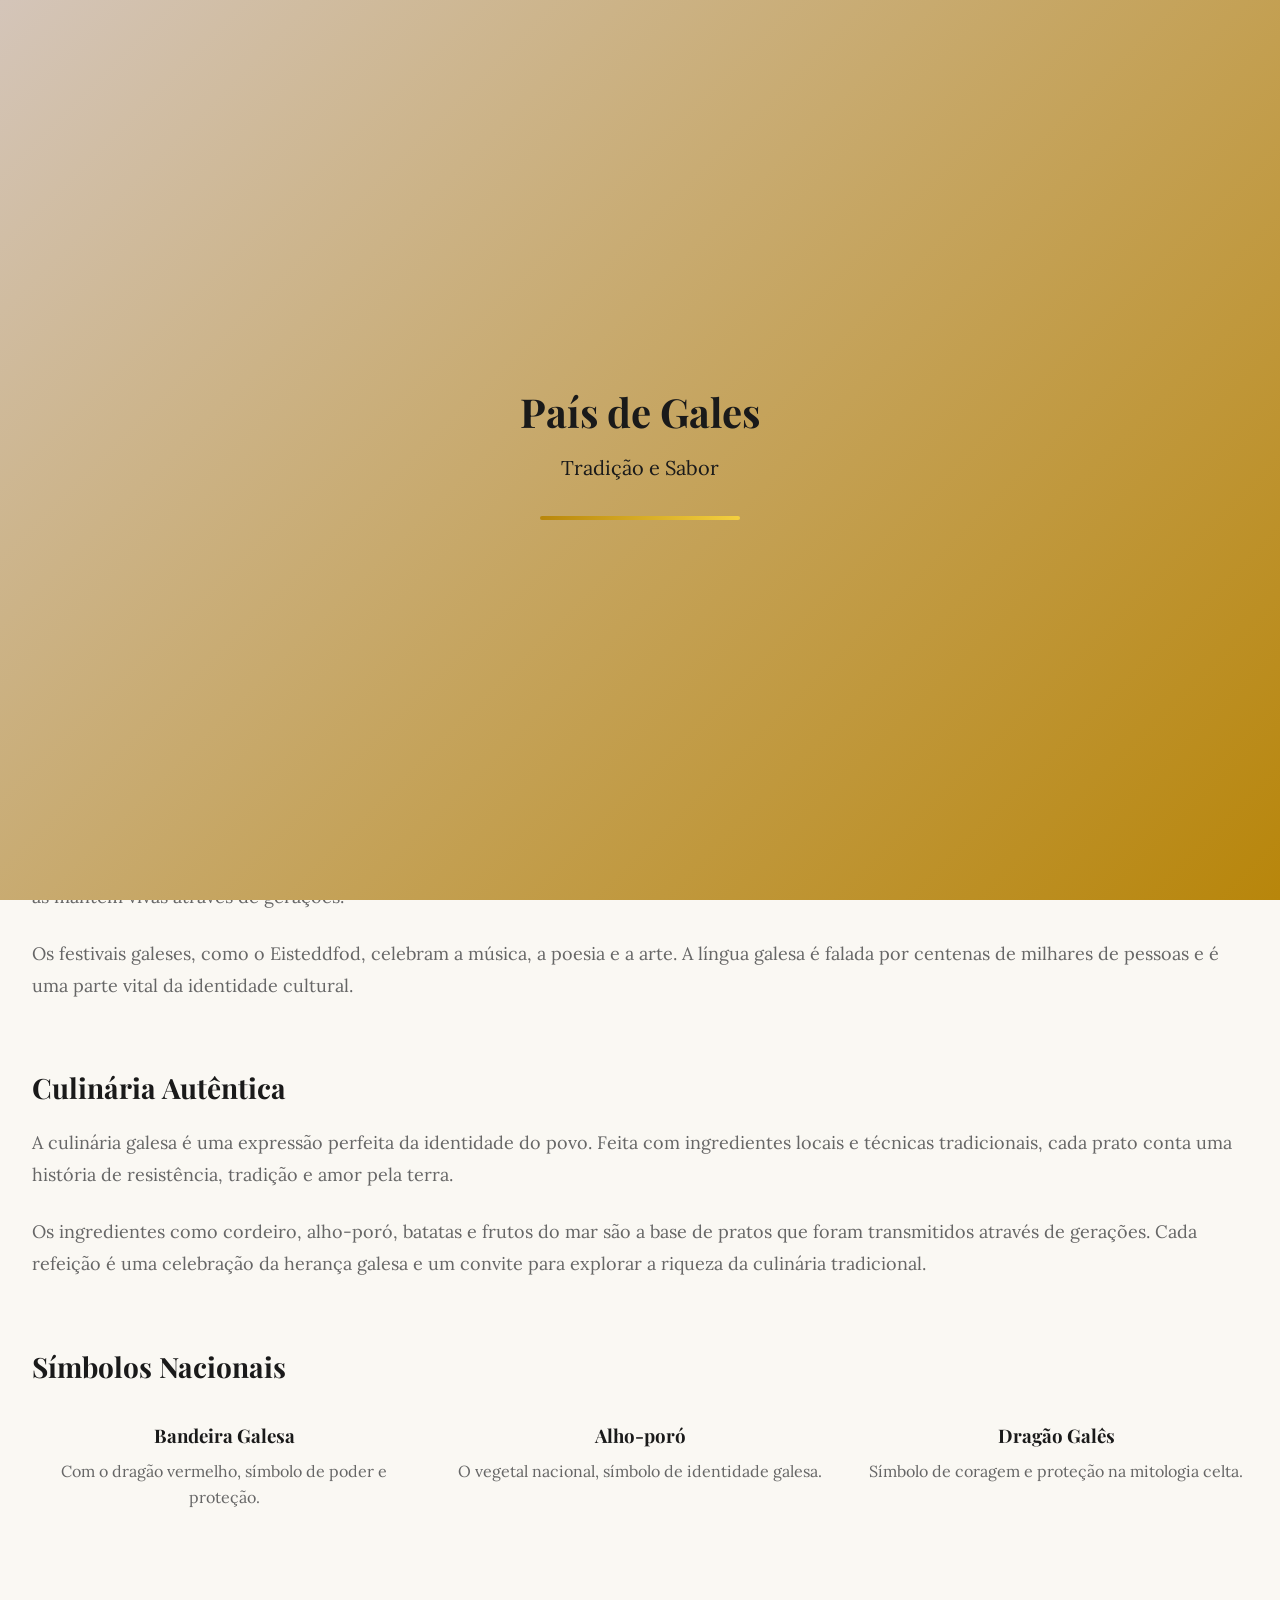
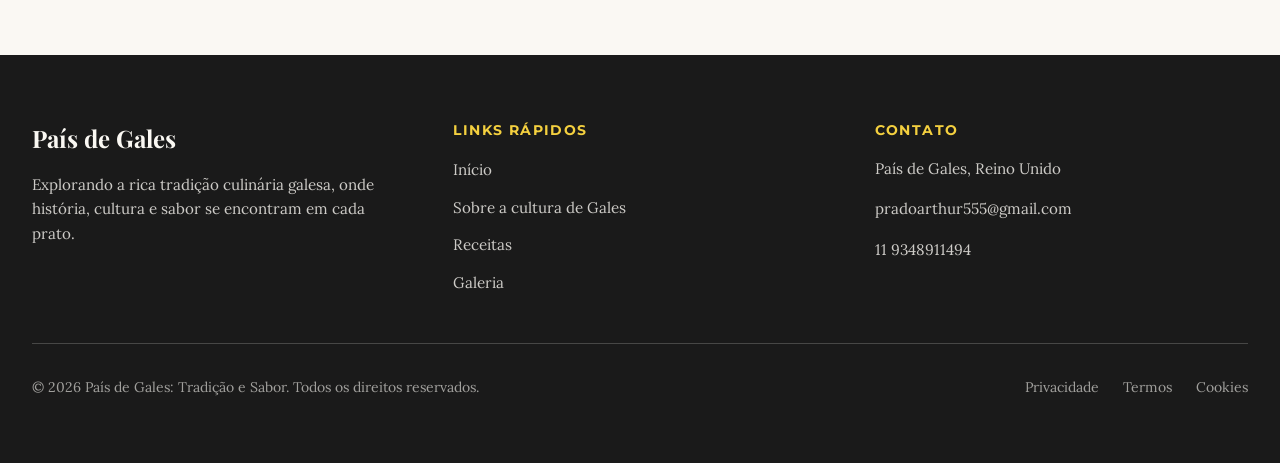
<file: trabalho/sobre.html>
<!DOCTYPE html>
<html lang="pt-BR">
<head>
    <meta charset="UTF-8">
    <meta name="viewport" content="width=device-width, initial-scale=1.0">
    <meta name="description" content="Conheça a história, cultura e tradição do País de Gales.">
    <title>Sobre - País de Gales: Tradição e Sabor</title>
    <link rel="preconnect" href="https://fonts.googleapis.com">
    <link rel="preconnect" href="https://fonts.gstatic.com" crossorigin>
    <link href="https://fonts.googleapis.com/css2?family=Playfair+Display:wght@700;900&family=Lora:wght@400;500;600&family=Montserrat:wght@500;600;700&display=swap" rel="stylesheet">
    <link rel="stylesheet" href="styles.css">
</head>
<body>
    <!-- Header -->
    <header class="header">
        <div class="container header-content">
            <a href="index.html" class="logo">
                <span class="logo-emoji"></span>
                <div class="logo-text">
                    <h1 class="logo-title" data-i18n="nav.title">País de Gales</h1>
                    <p class="logo-subtitle" data-i18n="nav.subtitle">Tradição e Sabor</p>
                </div>
            </a>

            <button class="menu-toggle" id="menuToggle">
                <span></span>
                <span></span>
                <span></span>
            </button>

            <nav class="nav" id="nav">
                <a href="index.html" class="nav-link" data-i18n="nav.home">Início</a>
                <a href="sobre.html" class="nav-link" data-i18n="nav.about">Sobre</a>
                <a href="receitas.html" class="nav-link" data-i18n="nav.recipes">Receitas</a>
                <a href="galeria.html" class="nav-link" data-i18n="nav.gallery">Galeria</a>
                <a href="contato.html" class="nav-link" data-i18n="nav.contact">Contato</a>
            </nav>

            <button class="language-toggle" id="languageToggle">
                <span id="langText">EN</span>
            </button>
        </div>
    </header>

    <!-- Main Content -->
    <main>
        <!-- Page Header -->
        <section class="page-header">
            <div class="container">
                <h1 class="page-title" data-i18n="pages.about.title">Sobre o País de Gales</h1>
                <p class="page-subtitle" data-i18n="pages.about.subtitle">História, Cultura e Tradição</p>
            </div>
        </section>

        <!-- Page Content -->
        <section class="page-content">
            <div class="container">
                <!-- Intro -->
                <div class="content-section">
                    <p class="content-text" data-i18n="pages.about.intro">O País de Gales é uma nação com uma história rica e uma cultura vibrante que remonta aos tempos antigos.</p>
                </div>

                <!-- History -->
                <div class="content-section">
                    <h2 class="content-title" data-i18n="pages.about.history_title">Uma História Milenar</h2>
                    <p class="content-text" data-i18n="pages.about.history_text">Com raízes profundas na cultura celta, o País de Gales desenvolveu uma identidade única ao longo dos séculos. Desde a época dos druidas até os dias modernos, a tradição galesa permanece viva e forte.</p>
                    <p class="content-text">O povo galês enfrentou muitos desafios ao longo da história, mas manteve sua língua, cultura e tradições. A resiliência e o orgulho galês são evidentes em cada aspecto da vida, desde a música até a gastronomia.</p>
                </div>

                <!-- Culture -->
                <div class="content-section">
                    <h2 class="content-title" data-i18n="pages.about.culture_title">Cultura Vibrante</h2>
                    <p class="content-text" data-i18n="pages.about.culture_text">A cultura galesa é conhecida por sua música, poesia, dança e, claro, sua culinária excepcional. O povo galês é apaixonado por suas tradições e as mantém vivas através de gerações.</p>
                    <p class="content-text">Os festivais galeses, como o Eisteddfod, celebram a música, a poesia e a arte. A língua galesa é falada por centenas de milhares de pessoas e é uma parte vital da identidade cultural.</p>
                </div>

                <!-- Cuisine -->
                <div class="content-section">
                    <h2 class="content-title" data-i18n="pages.about.cuisine_title">Culinária Autêntica</h2>
                    <p class="content-text" data-i18n="pages.about.cuisine_text">A culinária galesa é uma expressão perfeita da identidade do povo. Feita com ingredientes locais e técnicas tradicionais, cada prato conta uma história de resistência, tradição e amor pela terra.</p>
                    <p class="content-text">Os ingredientes como cordeiro, alho-poró, batatas e frutos do mar são a base de pratos que foram transmitidos através de gerações. Cada refeição é uma celebração da herança galesa e um convite para explorar a riqueza da culinária tradicional.</p>
                </div>

                <!-- Symbols -->
                <div class="content-section">
                    <h2 class="content-title">Símbolos Nacionais</h2>
                    <div style="display: grid; grid-template-columns: repeat(auto-fit, minmax(200px, 1fr)); gap: 2rem; margin-top: 2rem;">
                        <div style="text-align: center;">
                            
                            <h3 style="font-weight: 700; margin-bottom: 0.5rem;">Bandeira Galesa</h3>
                            <p style="color: var(--muted-foreground);">Com o dragão vermelho, símbolo de poder e proteção.</p>
                        </div>
                        <div style="text-align: center;">
                            
                            <h3 style="font-weight: 700; margin-bottom: 0.5rem;">Alho-poró</h3>
                            <p style="color: var(--muted-foreground);">O vegetal nacional, símbolo de identidade galesa.</p>
                        </div>
                        <div style="text-align: center;">
                            
                            <h3 style="font-weight: 700; margin-bottom: 0.5rem;">Dragão Galês</h3>
                            <p style="color: var(--muted-foreground);">Símbolo de coragem e proteção na mitologia celta.</p>
                        </div>
                    </div>
                </div>
            </div>
        </section>
    </main>

    <!-- Footer -->
    <footer class="footer">
        <div class="container">
            <div class="footer-grid">
                <div class="footer-section">
                    <h3 class="footer-title" data-i18n="footer.title">País de Gales</h3>
                    <p class="footer-text" data-i18n="footer.text">Explorando a rica tradição culinária galesa, onde história, cultura e sabor se encontram em cada prato.</p>
                </div>

                <div class="footer-section">
                    <h4 class="footer-subtitle" data-i18n="footer.quick_links">LINKS RÁPIDOS</h4>
                    <ul class="footer-links">
                        <li><a href="index.html" data-i18n="nav.home">Início</a></li>
                        <li><a href="sobre.html" data-i18n="nav.about">Sobre</a></li>
                        <li><a href="receitas.html" data-i18n="nav.recipes">Receitas</a></li>
                        <li><a href="galeria.html" data-i18n="nav.gallery">Galeria</a></li>
                    </ul>
                </div>

                <div class="footer-section">
                    <h4 class="footer-subtitle" data-i18n="footer.contact">CONTATO</h4>
                    <div class="contact-info">
                        <div class="contact-item">
                            
                            <span data-i18n="footer.location">País de Gales, Reino Unido</span>
                        </div>
                        <div class="contact-item">
                            
                            <a href="mailto:pradoarthur555@gmail.com">pradoarthur555@gmail.com</a>
                        </div>
                        <div class="contact-item">
                            
                            <span>11 9348911494</span>
                        </div>
                    </div>
                </div>
            </div>

            <div class="footer-divider"></div>

            <div class="footer-bottom">
                <p data-i18n="footer.copyright">&copy; 2026 País de Gales: Tradição e Sabor. Todos os direitos reservados.</p>
                <div class="footer-bottom-links">
                    <a href="#" data-i18n="footer.privacy">Privacidade</a>
                    <a href="#" data-i18n="footer.terms">Termos</a>
                    <a href="#" data-i18n="footer.cookies">Cookies</a>
                </div>
            </div>
        </div>
    </footer>

    <script src="i18n.js"></script>
    <script src="animations.js"></script>
    <script src="script.js"></script>
</body>
</html>
</file>
<file: trabalho/styles.css>
/* ============================================
   VARIÁVEIS E CORES
   ============================================ */
:root {
    --primary: #B8860B;
    --secondary: #D4C5B9;
    --accent: #F4D03F;
    --foreground: #1A1A1A;
    --background: #FAF8F3;
    --muted: #E8DDD4;
    --muted-foreground: #666666;
    --border: #E8DDD4;
    
    --font-display: 'Playfair Display', serif;
    --font-body: 'Lora', serif;
    --font-accent: 'Montserrat', sans-serif;
    
    --radius: 0.65rem;
    --transition: all 0.3s ease-out;
}

/* ============================================
   RESET E ESTILOS GLOBAIS
   ============================================ */
* {
    margin: 0;
    padding: 0;
    box-sizing: border-box;
}

html {
    scroll-behavior: smooth;
}

body {
    font-family: var(--font-body);
    background-color: var(--background);
    color: var(--foreground);
    line-height: 1.6;
}

h1, h2, h3, h4, h5, h6 {
    font-family: var(--font-display);
    font-weight: 700;
}

a {
    color: inherit;
    text-decoration: none;
    transition: var(--transition);
}

button {
    cursor: pointer;
    border: none;
    font-family: var(--font-accent);
}

/* ============================================
   CONTAINER
   ============================================ */
.container {
    width: 100%;
    margin: 0 auto;
    padding: 0 1rem;
    max-width: 1280px;
}

@media (min-width: 640px) {
    .container {
        padding: 0 1.5rem;
    }
}

@media (min-width: 1024px) {
    .container {
        padding: 0 2rem;
    }
}

/* ============================================
   HEADER
   ============================================ */
.header {
    position: sticky;
    top: 0;
    z-index: 50;
    background-color: var(--background);
    border-bottom: 2px solid var(--secondary);
}

.header-content {
    display: flex;
    align-items: center;
    justify-content: space-between;
    padding: 1.5rem 0;
    gap: 1rem;
}

.logo {
    display: flex;
    align-items: center;
    gap: 0.5rem;
}

.logo-emoji {
    font-size: 2rem;
    color: var(--primary);
}

.logo-text {
    display: none;
}

.logo-title {
    font-size: 1.25rem;
    font-weight: 700;
    color: var(--foreground);
}

.logo-subtitle {
    font-size: 0.75rem;
    color: var(--muted-foreground);
    font-family: var(--font-accent);
}

@media (min-width: 640px) {
    .logo-text {
        display: block;
    }
}

/* Menu Toggle */
.menu-toggle {
    display: flex;
    flex-direction: column;
    gap: 0.35rem;
    background: none;
    padding: 0.5rem;
    border-radius: calc(var(--radius) - 2px);
    transition: var(--transition);
}

.menu-toggle:hover {
    background-color: var(--secondary);
}

.menu-toggle span {
    width: 1.5rem;
    height: 0.2rem;
    background-color: var(--foreground);
    border-radius: 0.1rem;
    transition: var(--transition);
}

.menu-toggle.active span:nth-child(1) {
    transform: rotate(45deg) translate(0.5rem, 0.5rem);
}

.menu-toggle.active span:nth-child(2) {
    opacity: 0;
}

.menu-toggle.active span:nth-child(3) {
    transform: rotate(-45deg) translate(0.5rem, -0.5rem);
}

@media (min-width: 768px) {
    .menu-toggle {
        display: none;
    }
}

/* Navigation */
.nav {
    display: none;
    position: absolute;
    top: 100%;
    left: 0;
    right: 0;
    flex-direction: column;
    gap: 1rem;
    padding: 1rem;
    background-color: var(--background);
    border-top: 2px solid var(--secondary);
}

.nav.active {
    display: flex;
}

.nav-link {
    font-size: 0.875rem;
    font-weight: 500;
    color: var(--foreground);
    font-family: var(--font-accent);
    transition: var(--transition);
}

.nav-link:hover {
    color: var(--primary);
}

@media (min-width: 768px) {
    .nav {
        display: flex;
        position: static;
        flex-direction: row;
        gap: 2rem;
        padding: 0;
        background-color: transparent;
        border-top: none;
    }
}

/* Language Toggle */
.language-toggle {
    background-color: var(--secondary);
    color: var(--foreground);
    padding: 0.5rem 0.75rem;
    border-radius: calc(var(--radius) - 2px);
    font-size: 0.75rem;
    font-weight: 600;
    font-family: var(--font-accent);
    transition: var(--transition);
    white-space: nowrap;
}

.language-toggle:hover {
    background-color: var(--primary);
    color: var(--background);
}

/* ============================================
   HERO SECTION
   ============================================ */
.hero {
    position: relative;
    min-height: 100vh;
    display: flex;
    align-items: center;
    justify-content: center;
    overflow: hidden;
    background: linear-gradient(to bottom right, var(--background), var(--background), var(--secondary));
}

.celtic-pattern {
    position: absolute;
    inset: 0;
    opacity: 0.05;
    width: 100%;
    height: 100%;
    color: var(--foreground);
}

.hero-content {
    position: relative;
    z-index: 10;
    text-align: center;
    max-width: 48rem;
    padding: 0 1rem;
}

.hero-subtitle {
    display: inline-block;
    font-size: 0.875rem;
    font-weight: 600;
    color: var(--primary);
    text-transform: uppercase;
    letter-spacing: 0.1em;
    font-family: var(--font-accent);
    margin-bottom: 1.5rem;
}

.hero-title {
    font-size: 3.5rem;
    font-weight: 700;
    color: var(--foreground);
    line-height: 1.2;
    margin-bottom: 1.5rem;
}

.hero-title .text-primary {
    color: var(--primary);
}

.hero-description {
    font-size: 1.25rem;
    color: var(--muted-foreground);
    max-width: 32rem;
    margin: 0 auto 2rem;
    line-height: 1.6;
}

.cta-button {
    font-size: 1.125rem;
    font-weight: 600;
    padding: 1rem 2rem;
    background-color: var(--primary);
    color: var(--background);
    border-radius: calc(var(--radius) + 2px);
    transition: var(--transition);
    font-family: var(--font-accent);
}

.cta-button:hover {
    background-color: var(--accent);
    color: var(--accent-foreground);
    box-shadow: 0 10px 25px rgba(184, 134, 11, 0.2);
    transform: translateY(-0.25rem);
}

@media (max-width: 768px) {
    .hero-title {
        font-size: 2.5rem;
    }
    
    .hero-description {
        font-size: 1rem;
    }
}

/* Scroll Indicator */
.scroll-indicator {
    position: absolute;
    bottom: 2rem;
    left: 50%;
    transform: translateX(-50%);
    z-index: 10;
    animation: bounce 2s infinite;
    color: var(--primary);
}

@keyframes bounce {
    0%, 100% {
        transform: translateX(-50%) translateY(0);
    }
    50% {
        transform: translateX(-50%) translateY(0.5rem);
    }
}

/* ============================================
   HISTORY SECTION
   ============================================ */
.history {
    padding: 5rem 0;
    background-color: var(--background);
}

.history-grid {
    display: grid;
    grid-template-columns: 1fr;
    gap: 3rem;
    align-items: center;
}

@media (min-width: 1024px) {
    .history-grid {
        grid-template-columns: 1fr 1fr;
    }
}

.history-content {
    display: flex;
    flex-direction: column;
    gap: 1.5rem;
}

.history-text {
    font-size: 1.125rem;
    color: var(--muted-foreground);
    line-height: 1.8;
}

.history-highlights {
    display: flex;
    flex-direction: column;
    gap: 1.5rem;
    margin-top: 1rem;
}

.highlight {
    display: flex;
    gap: 1rem;
}

.highlight-line {
    width: 0.25rem;
    background-color: var(--primary);
    flex-shrink: 0;
}

.highlight-title {
    font-size: 1.125rem;
    font-weight: 700;
    color: var(--foreground);
    margin-bottom: 0.5rem;
}

.highlight-text {
    font-size: 0.95rem;
    color: var(--muted-foreground);
}

.history-box {
    background-color: var(--secondary);
    border-radius: 1rem;
    padding: 3rem 2rem;
    text-align: center;
    position: relative;
}

.history-emoji {
    font-size: 3.5rem;
    margin-bottom: 1rem;
}

.history-motto {
    font-size: 1.75rem;
    font-weight: 700;
    color: var(--foreground);
    margin-bottom: 0.5rem;
}

.history-motto-translation {
    font-style: italic;
    color: var(--muted-foreground);
    margin-bottom: 2rem;
}

.history-divider {
    height: 2px;
    background-color: var(--primary);
    margin: 2rem 0;
}

.history-label {
    font-size: 0.75rem;
    font-weight: 600;
    color: var(--primary);
    text-transform: uppercase;
    letter-spacing: 0.1em;
    font-family: var(--font-accent);
}

/* ============================================
   SECTION HEADERS
   ============================================ */
.section-header {
    text-align: center;
    margin-bottom: 4rem;
    display: flex;
    flex-direction: column;
    gap: 1rem;
}

.section-label {
    font-size: 0.875rem;
    font-weight: 600;
    color: var(--primary);
    text-transform: uppercase;
    letter-spacing: 0.1em;
    font-family: var(--font-accent);
    display: inline-block;
}

.section-title {
    font-size: 2.25rem;
    font-weight: 700;
    color: var(--foreground);
}

@media (min-width: 768px) {
    .section-title {
        font-size: 3rem;
    }
}

.section-description {
    font-size: 1.25rem;
    color: var(--muted-foreground);
    max-width: 32rem;
    margin: 0 auto;
}

.decorative-line {
    width: 4rem;
    height: 0.25rem;
    background: linear-gradient(to right, var(--primary), var(--accent));
    margin: 0 auto 3rem;
}

/* ============================================
   DISHES SECTION
   ============================================ */
.dishes {
    padding: 5rem 0;
    background-color: rgba(212, 197, 185, 0.1);
}

.dishes-grid {
    display: grid;
    grid-template-columns: repeat(auto-fit, minmax(300px, 1fr));
    gap: 2rem;
}

@media (min-width: 768px) {
    .dishes-grid {
        grid-template-columns: repeat(2, 1fr);
    }
}

@media (min-width: 1024px) {
    .dishes-grid {
        grid-template-columns: repeat(3, 1fr);
    }
}

.dish-card {
    background-color: var(--background);
    border-radius: 0.75rem;
    overflow: hidden;
    border: 2px solid var(--secondary);
    transition: var(--transition);
    display: flex;
    flex-direction: column;
    animation: slideInUp 0.6s ease-out forwards;
    opacity: 0;
}

@keyframes slideInUp {
    from {
        opacity: 0;
        transform: translateY(30px);
    }
    to {
        opacity: 1;
        transform: translateY(0);
    }
}

.dish-card:hover {
    border-color: var(--primary);
    box-shadow: 0 10px 25px rgba(0, 0, 0, 0.1);
    transform: translateY(-0.25rem);
}

.dish-header {
    background: linear-gradient(to right, var(--secondary), rgba(212, 197, 185, 0.5));
    padding: 2rem;
    text-align: center;
}

.dish-emoji {
    font-size: 3.5rem;
    margin-bottom: 1rem;
    display: inline-block;
    transition: var(--transition);
    animation: bounce 0.6s ease-out;
}

@keyframes bounce {
    0% {
        transform: scale(0.8) rotateY(0deg);
    }
    50% {
        transform: scale(1.15);
    }
    100% {
        transform: scale(1);
    }
}

.dish-card:hover .dish-emoji {
    transform: scale(1.1) rotate(5deg);
    animation: spin 0.6s ease-in-out;
}

@keyframes spin {
    0% { transform: scale(1.1) rotate(0deg); }
    100% { transform: scale(1.1) rotate(360deg); }
}

.dish-name {
    font-size: 1.5rem;
    font-weight: 700;
    color: var(--foreground);
}

.dish-origin {
    font-size: 0.75rem;
    color: var(--primary);
    text-transform: uppercase;
    letter-spacing: 0.1em;
    font-family: var(--font-accent);
    margin-top: 0.5rem;
}

.dish-content {
    padding: 1.5rem;
    flex-grow: 1;
    display: flex;
    flex-direction: column;
    gap: 1rem;
}

.dish-description {
    color: var(--muted-foreground);
    line-height: 1.6;
    font-size: 0.95rem;
}

.dish-ingredients-label {
    font-size: 0.875rem;
    font-weight: 600;
    color: var(--foreground);
    text-transform: uppercase;
    letter-spacing: 0.1em;
    font-family: var(--font-accent);
}

.dish-ingredients {
    display: flex;
    flex-wrap: wrap;
    gap: 0.5rem;
}

.ingredient-tag {
    display: inline-block;
    background-color: rgba(244, 208, 63, 0.1);
    color: var(--accent);
    padding: 0.25rem 0.75rem;
    border-radius: 9999px;
    font-size: 0.875rem;
    font-weight: 500;
    font-family: var(--font-accent);
}

.dish-footer {
    padding: 1rem 1.5rem;
    background-color: rgba(212, 197, 185, 0.3);
    border-top: 2px solid var(--secondary);
}

.dish-footer button {
    font-size: 0.875rem;
    font-weight: 600;
    color: var(--primary);
    background: none;
    transition: var(--transition);
}

.dish-footer button:hover {
    color: var(--accent);
}

/* ============================================
   INGREDIENTS SECTION
   ============================================ */
.ingredients {
    padding: 5rem 0;
    background-color: var(--background);
}

.ingredients-grid {
    display: grid;
    grid-template-columns: repeat(auto-fit, minmax(280px, 1fr));
    gap: 2rem;
}

@media (min-width: 768px) {
    .ingredients-grid {
        grid-template-columns: repeat(2, 1fr);
    }
}

@media (min-width: 1024px) {
    .ingredients-grid {
        grid-template-columns: repeat(3, 1fr);
    }
}

.ingredient-card {
    background-color: var(--background);
    border-radius: 0.75rem;
    padding: 2rem;
    border: 2px solid var(--secondary);
    transition: var(--transition);
    animation: slideInUp 0.6s ease-out forwards;
    opacity: 0;
}

@keyframes slideInUp {
    from {
        opacity: 0;
        transform: translateY(30px);
    }
    to {
        opacity: 1;
        transform: translateY(0);
    }
}

.ingredient-card:hover {
    border-color: var(--primary);
    box-shadow: 0 10px 25px rgba(0, 0, 0, 0.1);
    transform: translateY(-0.25rem);
}

.ingredient-emoji {
    font-size: 3rem;
    margin-bottom: 1rem;
    display: inline-block;
    transition: var(--transition);
    animation: bounce 0.6s ease-out;
}

@keyframes bounce {
    0% {
        transform: scale(0.8) rotateY(0deg);
    }
    50% {
        transform: scale(1.15);
    }
    100% {
        transform: scale(1);
    }
}

.ingredient-card:hover .ingredient-emoji {
    transform: scale(1.1) rotate(5deg);
    animation: spin 0.6s ease-in-out;
}

@keyframes spin {
    0% { transform: scale(1.1) rotate(0deg); }
    100% { transform: scale(1.1) rotate(360deg); }
}

.ingredient-name {
    font-size: 1.5rem;
    font-weight: 700;
    color: var(--foreground);
    margin-bottom: 0.75rem;
}

.ingredient-description {
    color: var(--muted-foreground);
    line-height: 1.6;
    margin-bottom: 1.5rem;
    font-size: 0.95rem;
}

.ingredient-uses-label {
    font-size: 0.75rem;
    font-weight: 600;
    color: var(--primary);
    text-transform: uppercase;
    letter-spacing: 0.1em;
    font-family: var(--font-accent);
    margin-bottom: 0.75rem;
}

.ingredient-uses {
    display: flex;
    flex-direction: column;
    gap: 0.5rem;
}

.use-item {
    display: flex;
    align-items: center;
    gap: 0.5rem;
    font-size: 0.875rem;
    color: var(--muted-foreground);
}

.use-dot {
    width: 0.375rem;
    height: 0.375rem;
    border-radius: 50%;
    background-color: var(--accent);
}

/* ============================================
   FOOTER
   ============================================ */
.footer {
    background-color: var(--foreground);
    color: var(--background);
    padding: 4rem 0;
}

.footer-grid {
    display: grid;
    grid-template-columns: repeat(auto-fit, minmax(250px, 1fr));
    gap: 3rem;
    margin-bottom: 3rem;
}

.footer-title {
    font-size: 1.5rem;
    font-weight: 700;
    margin-bottom: 1rem;
}

.footer-text {
    color: rgba(250, 248, 243, 0.8);
    line-height: 1.6;
    margin-bottom: 1.5rem;
    font-size: 0.95rem;
}

.social-links {
    display: flex;
    gap: 1rem;
}

.social-link {
    width: 2.5rem;
    height: 2.5rem;
    border-radius: 50%;
    background-color: var(--primary);
    display: flex;
    align-items: center;
    justify-content: center;
    color: var(--background);
    transition: var(--transition);
}

.social-link:hover {
    background-color: var(--accent);
}

.footer-subtitle {
    font-size: 0.875rem;
    font-weight: 700;
    text-transform: uppercase;
    letter-spacing: 0.1em;
    color: var(--accent);
    font-family: var(--font-accent);
    margin-bottom: 1rem;
}

.footer-links {
    list-style: none;
    display: flex;
    flex-direction: column;
    gap: 0.75rem;
}

.footer-links a {
    color: rgba(250, 248, 243, 0.8);
    transition: var(--transition);
    font-size: 0.95rem;
}

.footer-links a:hover {
    color: var(--accent);
}

.contact-info {
    display: flex;
    flex-direction: column;
    gap: 1rem;
}

.contact-item {
    display: flex;
    align-items: center;
    gap: 0.75rem;
    color: rgba(250, 248, 243, 0.8);
    font-size: 0.95rem;
}

.contact-icon {
    font-size: 1.25rem;
    color: var(--accent);
}

.contact-item a {
    color: rgba(250, 248, 243, 0.8);
}

.contact-item a:hover {
    color: var(--accent);
}

.footer-divider {
    height: 1px;
    background-color: rgba(250, 248, 243, 0.2);
    margin: 2rem 0;
}

.footer-bottom {
    display: flex;
    flex-direction: column;
    gap: 1rem;
    align-items: center;
    justify-content: space-between;
    text-align: center;
    color: rgba(250, 248, 243, 0.6);
    font-size: 0.875rem;
}

@media (min-width: 768px) {
    .footer-bottom {
        flex-direction: row;
        text-align: left;
    }
}

.footer-bottom-links {
    display: flex;
    gap: 1.5rem;
}

.footer-bottom-links a {
    color: rgba(250, 248, 243, 0.6);
    transition: var(--transition);
}

.footer-bottom-links a:hover {
    color: var(--accent);
}

/* ============================================
   PÁGINA GENÉRICA
   ============================================ */
.page-header {
    background: linear-gradient(to right, var(--secondary), rgba(212, 197, 185, 0.5));
    padding: 4rem 0;
    text-align: center;
}

.page-title {
    font-size: 2.5rem;
    font-weight: 700;
    color: var(--foreground);
    margin-bottom: 0.5rem;
}

.page-subtitle {
    font-size: 1.25rem;
    color: var(--muted-foreground);
}

.page-content {
    padding: 5rem 0;
}

.content-section {
    margin-bottom: 4rem;
}

.content-title {
    font-size: 1.75rem;
    font-weight: 700;
    color: var(--foreground);
    margin-bottom: 1rem;
}

.content-text {
    font-size: 1.125rem;
    color: var(--muted-foreground);
    line-height: 1.8;
    margin-bottom: 1.5rem;
}

/* ============================================
   FORMULÁRIO
   ============================================ */
.form-group {
    margin-bottom: 1.5rem;
}

.form-label {
    display: block;
    font-weight: 600;
    color: var(--foreground);
    margin-bottom: 0.5rem;
    font-family: var(--font-accent);
}

.form-input,
.form-textarea {
    width: 100%;
    padding: 0.75rem;
    border: 2px solid var(--secondary);
    border-radius: var(--radius);
    font-family: var(--font-body);
    font-size: 1rem;
    transition: var(--transition);
}

.form-input:focus,
.form-textarea:focus {
    outline: none;
    border-color: var(--primary);
    box-shadow: 0 0 0 3px rgba(184, 134, 11, 0.1);
}

.form-textarea {
    resize: vertical;
    min-height: 150px;
}

.form-button {
    background-color: var(--primary);
    color: var(--background);
    padding: 0.75rem 1.5rem;
    border-radius: calc(var(--radius) + 2px);
    font-weight: 600;
    font-size: 1rem;
    transition: var(--transition);
}

.form-button:hover {
    background-color: var(--accent);
    box-shadow: 0 5px 15px rgba(184, 134, 11, 0.2);
}

/* ============================================
   GALERIA
   ============================================ */
.gallery-grid {
    display: grid;
    grid-template-columns: repeat(auto-fit, minmax(250px, 1fr));
    gap: 2rem;
    margin-top: 2rem;
}

.gallery-item {
    border-radius: 0.75rem;
    overflow: hidden;
    background-color: var(--secondary);
    aspect-ratio: 1;
    display: flex;
    align-items: center;
    justify-content: center;
    font-size: 3rem;
    transition: var(--transition);
}

.gallery-item:hover {
    transform: scale(1.05);
    box-shadow: 0 10px 25px rgba(0, 0, 0, 0.1);
}

/* ============================================
   RECEITAS
   ============================================ */
.recipe-card {
    background-color: var(--background);
    border: 2px solid var(--secondary);
    border-radius: 0.75rem;
    padding: 2rem;
    margin-bottom: 2rem;
    transition: var(--transition);
}

.recipe-card:hover {
    border-color: var(--primary);
    box-shadow: 0 10px 25px rgba(0, 0, 0, 0.1);
}

.recipe-header {
    display: flex;
    align-items: center;
    gap: 1rem;
    margin-bottom: 1.5rem;
}

.recipe-emoji {
    font-size: 2.5rem;
}

.recipe-title {
    font-size: 1.5rem;
    font-weight: 700;
    color: var(--foreground);
}

.recipe-meta {
    display: flex;
    gap: 2rem;
    margin-bottom: 1.5rem;
    flex-wrap: wrap;
}

.recipe-meta-item {
    display: flex;
    align-items: center;
    gap: 0.5rem;
    color: var(--muted-foreground);
    font-size: 0.95rem;
}

.recipe-section {
    margin-bottom: 1.5rem;
}

.recipe-section-title {
    font-weight: 700;
    color: var(--foreground);
    margin-bottom: 0.75rem;
    font-size: 1.125rem;
}

.recipe-list {
    list-style: none;
    padding-left: 0;
}

.recipe-list li {
    padding-left: 1.5rem;
    margin-bottom: 0.5rem;
    position: relative;
    color: var(--muted-foreground);
}

.recipe-list li:before {
    content: "•";
    position: absolute;
    left: 0;
    color: var(--primary);
    font-weight: bold;
}

/* ============================================
   SPLASH SCREEN (LOGIN ANIMATION)
   ============================================ */
#splash-screen {
    position: fixed;
    top: 0;
    left: 0;
    width: 100%;
    height: 100%;
    background: linear-gradient(135deg, var(--secondary) 0%, var(--primary) 100%);
    display: flex;
    align-items: center;
    justify-content: center;
    z-index: 9999;
    animation: splashFadeIn 0.5s ease-out;
}

@keyframes splashFadeIn {
    from {
        opacity: 0;
    }
    to {
        opacity: 1;
    }
}

#splash-screen.fade-out {
    animation: splashFadeOut 0.5s ease-out forwards;
}

@keyframes splashFadeOut {
    from {
        opacity: 1;
    }
    to {
        opacity: 0;
    }
}

.splash-content {
    text-align: center;
    color: var(--foreground);
    animation: splashContentSlideIn 0.8s ease-out;
}

@keyframes splashContentSlideIn {
    from {
        opacity: 0;
        transform: translateY(-50px);
    }
    to {
        opacity: 1;
        transform: translateY(0);
    }
}

.splash-dragon {
    font-size: 5rem;
    margin-bottom: 1rem;
    animation: dragonBounce 1s ease-in-out infinite;
    display: none;
}

@keyframes dragonBounce {
    0%, 100% {
        transform: translateY(0) scale(1);
    }
    50% {
        transform: translateY(-20px) scale(1.1);
    }
}

.splash-title {
    font-size: 2.5rem;
    font-weight: 700;
    margin-bottom: 0.5rem;
    animation: titleSlideIn 0.8s ease-out 0.2s both;
}

@keyframes titleSlideIn {
    from {
        opacity: 0;
        transform: translateX(-30px);
    }
    to {
        opacity: 1;
        transform: translateX(0);
    }
}

.splash-subtitle {
    font-size: 1.25rem;
    margin-bottom: 2rem;
    animation: subtitleSlideIn 0.8s ease-out 0.4s both;
}

@keyframes subtitleSlideIn {
    from {
        opacity: 0;
        transform: translateX(30px);
    }
    to {
        opacity: 1;
        transform: translateX(0);
    }
}

.splash-loader {
    width: 200px;
    height: 4px;
    background-color: rgba(26, 26, 26, 0.2);
    border-radius: 2px;
    margin: 0 auto;
    overflow: hidden;
}

.loader-bar {
    height: 100%;
    background: linear-gradient(90deg, var(--primary), var(--accent));
    animation: loaderProgress 2s ease-in-out;
}

@keyframes loaderProgress {
    0% {
        width: 0%;
    }
    100% {
        width: 100%;
    }
}

/* ============================================
   SCROLL ANIMATIONS
   ============================================ */
.animate-in {
    animation: fadeInUp 0.6s ease-out forwards;
}

@keyframes fadeInUp {
    from {
        opacity: 0;
        transform: translateY(30px);
    }
    to {
        opacity: 1;
        transform: translateY(0);
    }
}

[data-scroll-animate] {
    opacity: 0;
    transition: opacity 0.3s ease-out, transform 0.3s ease-out;
}

/* ============================================
   RESPONSIVIDADE
   ============================================ 
@media (max-width: 640px) {
    .section-title {
        font-size: 1.875rem;
    }
    
    .section-description {
        font-size: 1rem;
    }
    
    .dishes-grid,
    .ingredients-grid {
        grid-template-columns: 1fr;
    }
    
    .page-title {
        font-size: 1.875rem;
    }
    
    .recipe-meta {
        gap: 1rem;
    }
}
</file>
